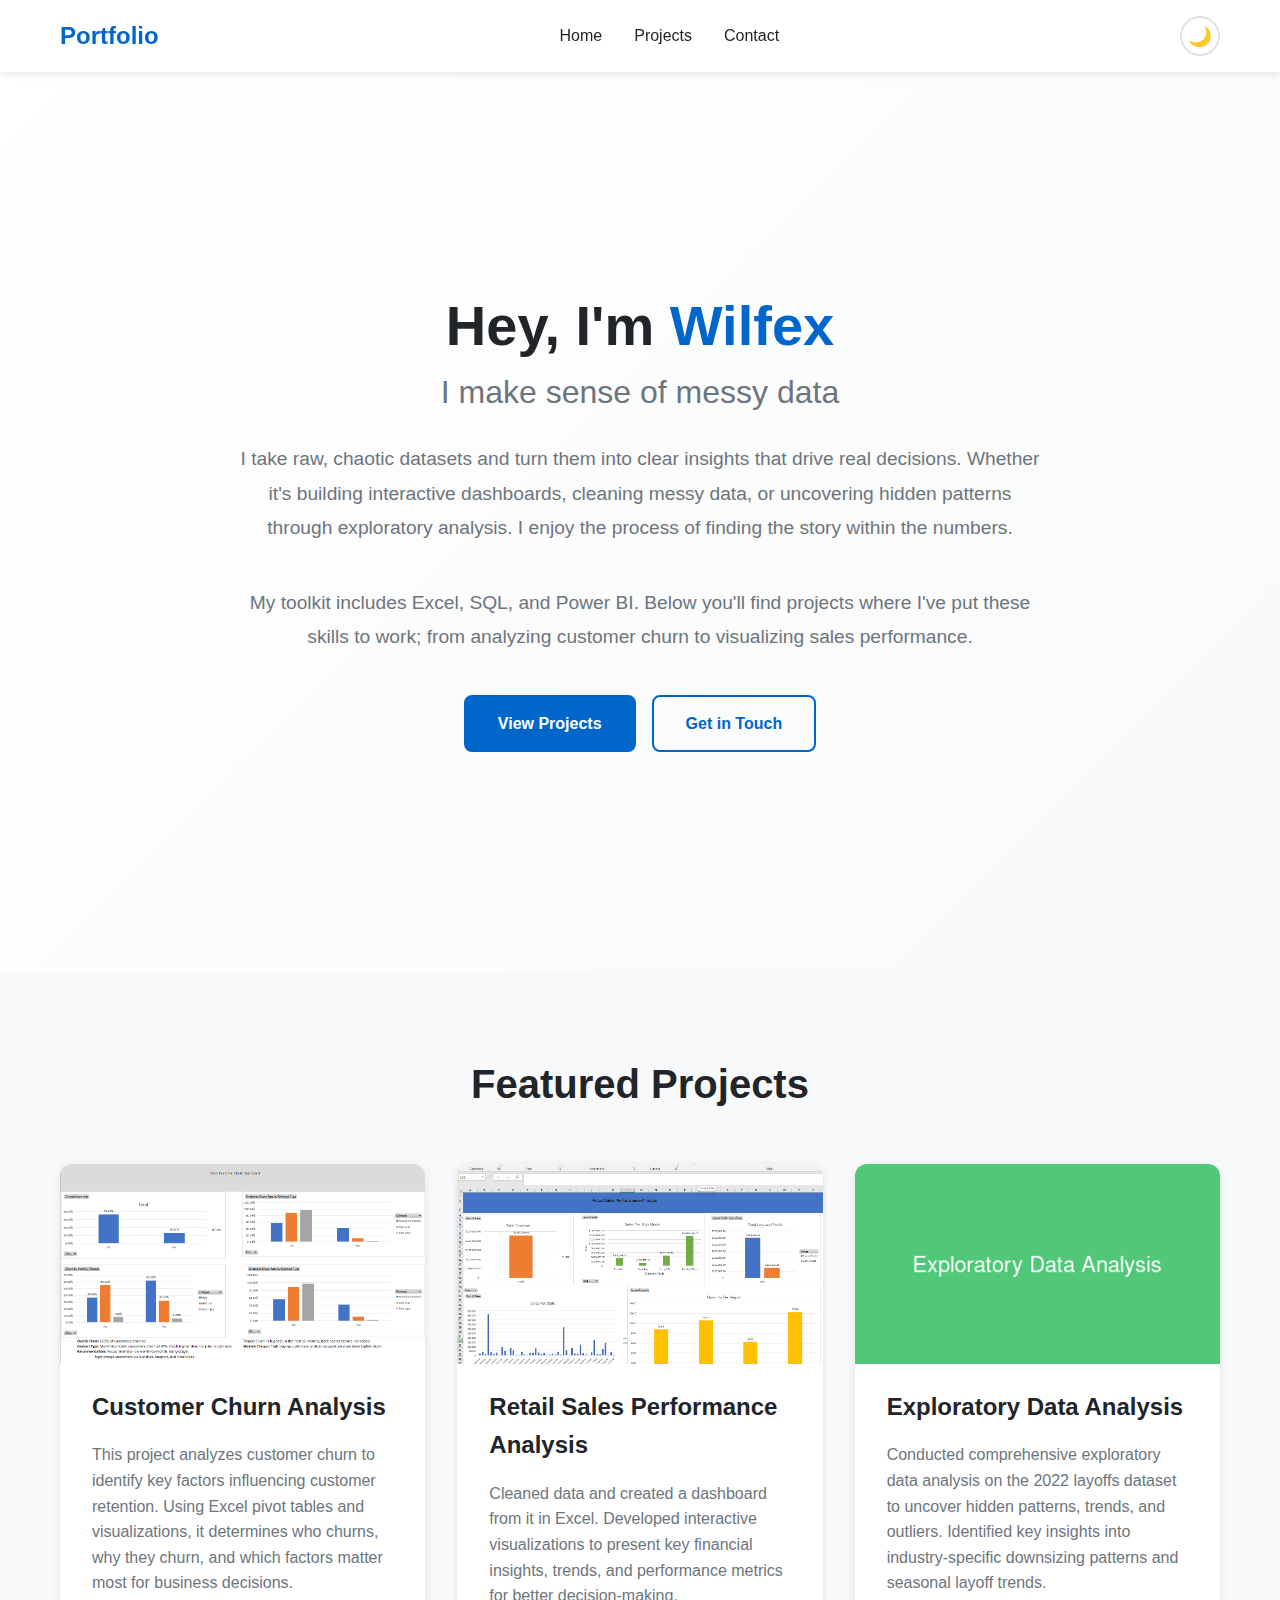
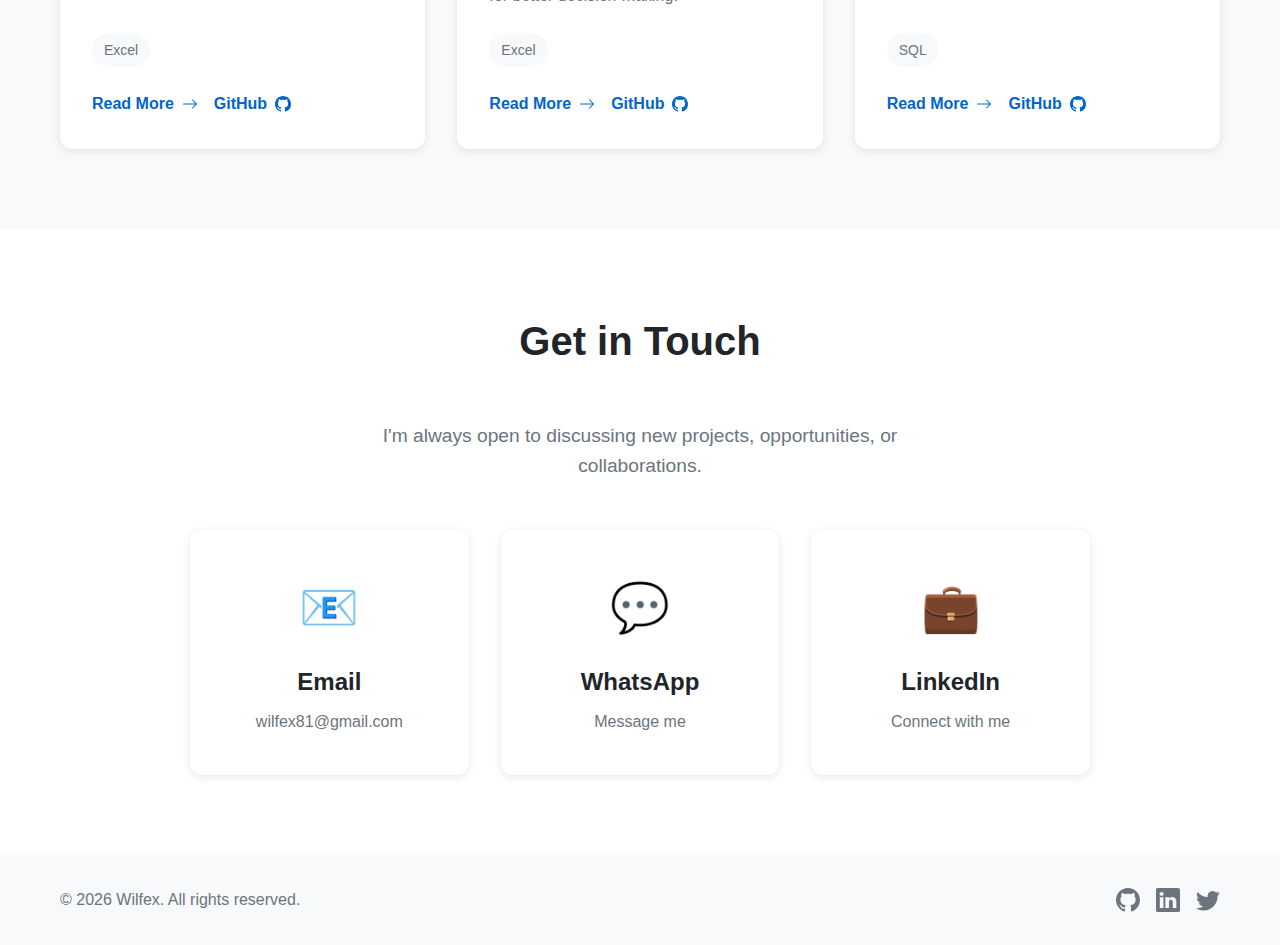
<file: index.html>
<!DOCTYPE html>
<html lang="en">
<head>
    <meta charset="UTF-8">
    <meta name="viewport" content="width=device-width, initial-scale=1.0">
    <meta name="description" content="Data Analyst Portfolio - Showcasing data analysis projects and skills">
    <title>Wilfex The Data Analyst Portfolio</title>
    <link rel="stylesheet" href="styles.css">
</head>
<body>
    <!-- Navigation -->
    <nav class="navbar" id="navbar">
        <div class="container">
            <div class="nav-brand">Portfolio</div>
            <ul class="nav-menu">
                <li><a href="#hero" class="nav-link">Home</a></li>
                <li><a href="#projects" class="nav-link">Projects</a></li>
                <li><a href="#contact" class="nav-link">Contact</a></li>
            </ul>
            <button class="theme-toggle" id="themeToggle" aria-label="Toggle dark mode">
                <span class="theme-icon">🌙</span>
            </button>
        </div>
    </nav>

    <!-- Hero Section -->
    <section id="hero" class="hero">
        <div class="container">
            <div class="hero-content">
                <h1 class="hero-title">Hey, I'm <span class="highlight">Wilfex</span></h1>
                <p class="hero-tagline">I make sense of messy data</p>
                <div class="hero-divider"></div>
                <p class="hero-intro">
                    I take raw, chaotic datasets and turn them into clear insights that drive real decisions. 
                    Whether it's building interactive dashboards, cleaning messy data, or uncovering hidden 
                    patterns through exploratory analysis. I enjoy the process of finding the story within 
                    the numbers.
                </p>
                <p class="hero-intro">
                    My toolkit includes Excel, SQL, and Power BI. Below you'll find projects where I've 
                    put these skills to work; from analyzing customer churn to visualizing sales performance.
                </p>
                <div class="hero-buttons">
                    <a href="#projects" class="btn btn-primary">View Projects</a>
                    <a href="#contact" class="btn btn-secondary">Get in Touch</a>
                </div>
            </div>
        </div>
    </section>

    <!-- Projects Section -->
    <section id="projects" class="projects">
        <div class="container">
            <h2 class="section-title">Featured Projects</h2>
            <div class="projects-grid">
                <!-- Project Card 1 -->
                <div class="project-card">
                    <div class="project-image">
                        <img src="images/churn_rate.png" alt="Customer Churn Analysis Project">
                    </div>
                    <h3 class="project-title">Customer Churn Analysis</h3>
                    <p class="project-description">
                        This project analyzes customer churn to identify key factors influencing customer retention.
                        Using Excel pivot tables and visualizations,
                        it determines who churns, why they churn, and which factors matter most for business decisions.
                    </p>
                    <div class="project-tools">
                        <span class="tool-tag">Excel</span>
                    </div>
                    <div class="project-links">
                        <a href="projects/customer-churn-analysis.html" class="project-link">
                            <span>Read More</span>
                            <svg width="16" height="16" fill="currentColor" viewBox="0 0 16 16">
                                <path fill-rule="evenodd" d="M1 8a.5.5 0 0 1 .5-.5h11.793l-3.147-3.146a.5.5 0 0 1 .708-.708l4 4a.5.5 0 0 1 0 .708l-4 4a.5.5 0 0 1-.708-.708L13.293 8.5H1.5A.5.5 0 0 1 1 8z"/>
                            </svg>
                        </a>
                        <a href="https://github.com/wilfex81/Telco-Customer-Churn/tree/main/Data" class="project-link" target="_blank" rel="noopener noreferrer">
                            <span>GitHub</span>
                            <svg width="16" height="16" fill="currentColor" viewBox="0 0 16 16">
                                <path d="M8 0C3.58 0 0 3.58 0 8c0 3.54 2.29 6.53 5.47 7.59.4.07.55-.17.55-.38 0-.19-.01-.82-.01-1.49-2.01.37-2.53-.49-2.69-.94-.09-.23-.48-.94-.82-1.13-.28-.15-.68-.52-.01-.53.63-.01 1.08.58 1.23.82.72 1.21 1.87.87 2.33.66.07-.52.28-.87.51-1.07-1.78-.2-3.64-.89-3.64-3.95 0-.87.31-1.59.82-2.15-.08-.2-.36-1.02.08-2.12 0 0 .67-.21 2.2.82.64-.18 1.32-.27 2-.27.68 0 1.36.09 2 .27 1.53-1.04 2.2-.82 2.2-.82.44 1.1.16 1.92.08 2.12.51.56.82 1.27.82 2.15 0 3.07-1.87 3.75-3.65 3.95.29.25.54.73.54 1.48 0 1.07-.01 1.93-.01 2.2 0 .21.15.46.55.38A8.012 8.012 0 0 0 16 8c0-4.42-3.58-8-8-8z"/>
                            </svg>
                        </a>
                    </div>
                </div>

                <!-- Project Card 2 -->
                <div class="project-card">
                    <div class="project-image">
                        <!-- Example: Using local image from images folder -->
                        <img src="images/Dashboard.png" alt="Financial Forecasting Project">
                    </div>
                    <h3 class="project-title">Retail Sales Performance Analysis</h3>
                    <p class="project-description">
                        Cleaned data and created a dashboard from it in Excel. Developed interactive visualizations 
                        to present key financial insights, trends, and performance metrics for better decision-making.
                    </p>
                    <div class="project-tools">
                        <span class="tool-tag">Excel</span>
                    </div>
                    <div class="project-links">
                        <a href="projects/retail-sales-analysis.html" class="project-link">
                            <span>Read More</span>
                            <svg width="16" height="16" fill="currentColor" viewBox="0 0 16 16">
                                <path fill-rule="evenodd" d="M1 8a.5.5 0 0 1 .5-.5h11.793l-3.147-3.146a.5.5 0 0 1 .708-.708l4 4a.5.5 0 0 1 0 .708l-4 4a.5.5 0 0 1-.708-.708L13.293 8.5H1.5A.5.5 0 0 1 1 8z"/>
                            </svg>
                        </a>
                        <a href="https://github.com/wilfex81/Sales-Revenue-Analysis?tab=readme-ov-file#dashboard" class="project-link" target="_blank" rel="noopener noreferrer">
                            <span>GitHub</span>
                            <svg width="16" height="16" fill="currentColor" viewBox="0 0 16 16">
                                <path d="M8 0C3.58 0 0 3.58 0 8c0 3.54 2.29 6.53 5.47 7.59.4.07.55-.17.55-.38 0-.19-.01-.82-.01-1.49-2.01.37-2.53-.49-2.69-.94-.09-.23-.48-.94-.82-1.13-.28-.15-.68-.52-.01-.53.63-.01 1.08.58 1.23.82.72 1.21 1.87.87 2.33.66.07-.52.28-.87.51-1.07-1.78-.2-3.64-.89-3.64-3.95 0-.87.31-1.59.82-2.15-.08-.2-.36-1.02.08-2.12 0 0 .67-.21 2.2.82.64-.18 1.32-.27 2-.27.68 0 1.36.09 2 .27 1.53-1.04 2.2-.82 2.2-.82.44 1.1.16 1.92.08 2.12.51.56.82 1.27.82 2.15 0 3.07-1.87 3.75-3.65 3.95.29.25.54.73.54 1.48 0 1.07-.01 1.93-.01 2.2 0 .21.15.46.55.38A8.012 8.012 0 0 0 16 8c0-4.42-3.58-8-8-8z"/>
                            </svg>
                        </a>
                    </div>
                </div>

                <!-- Project Card 3 -->
                <div class="project-card">
                    <div class="project-image">
                        <img src="images/eda.jpg" alt="Exploratory Data Analysis Project">
                    </div>
                    <h3 class="project-title">Exploratory Data Analysis</h3>
                    <p class="project-description">
                        Conducted comprehensive exploratory data analysis on the 2022 layoffs dataset 
                        to uncover hidden patterns, trends, and outliers. Identified key insights into 
                        industry-specific downsizing patterns and seasonal layoff trends.
                    </p>
                    <div class="project-tools">
                        <span class="tool-tag">SQL</span>
                    </div>
                    <div class="project-links">
                        <a href="projects/exploratory-data-analysis.html" class="project-link">
                            <span>Read More</span>
                            <svg width="16" height="16" fill="currentColor" viewBox="0 0 16 16">
                                <path fill-rule="evenodd" d="M1 8a.5.5 0 0 1 .5-.5h11.793l-3.147-3.146a.5.5 0 0 1 .708-.708l4 4a.5.5 0 0 1 0 .708l-4 4a.5.5 0 0 1-.708-.708L13.293 8.5H1.5A.5.5 0 0 1 1 8z"/>
                            </svg>
                        </a>
                        <a href="https://github.com/wilfex81/SQL_DATA_CLEANING_FIRST_EXERCISE/blob/main/Exploratory%20Data%20Analysis.sql" class="project-link" target="_blank" rel="noopener noreferrer">
                            <span>GitHub</span>
                            <svg width="16" height="16" fill="currentColor" viewBox="0 0 16 16">
                                <path d="M8 0C3.58 0 0 3.58 0 8c0 3.54 2.29 6.53 5.47 7.59.4.07.55-.17.55-.38 0-.19-.01-.82-.01-1.49-2.01.37-2.53-.49-2.69-.94-.09-.23-.48-.94-.82-1.13-.28-.15-.68-.52-.01-.53.63-.01 1.08.58 1.23.82.72 1.21 1.87.87 2.33.66.07-.52.28-.87.51-1.07-1.78-.2-3.64-.89-3.64-3.95 0-.87.31-1.59.82-2.15-.08-.2-.36-1.02.08-2.12 0 0 .67-.21 2.2.82.64-.18 1.32-.27 2-.27.68 0 1.36.09 2 .27 1.53-1.04 2.2-.82 2.2-.82.44 1.1.16 1.92.08 2.12.51.56.82 1.27.82 2.15 0 3.07-1.87 3.75-3.65 3.95.29.25.54.73.54 1.48 0 1.07-.01 1.93-.01 2.2 0 .21.15.46.55.38A8.012 8.012 0 0 0 16 8c0-4.42-3.58-8-8-8z"/>
                            </svg>
                        </a>
                    </div>
                </div>
            </div>
        </div>
    </section>

    <!-- Contact Section -->
    <section id="contact" class="contact">
        <div class="container">
            <h2 class="section-title">Get in Touch</h2>
            <p class="contact-intro">
                I'm always open to discussing new projects, opportunities, or collaborations.
            </p>
            <div class="contact-methods">
                <a href="mailto:wilfex81@gmail.com" class="contact-card">
                    <div class="contact-icon">📧</div>
                    <h3>Email</h3>
                    <p>wilfex81@gmail.com</p>
                </a>
                <a href="https://wa.me/+254721858115" class="contact-card" target="_blank" rel="noopener noreferrer">
                    <div class="contact-icon">💬</div>
                    <h3>WhatsApp</h3>
                    <p>Message me</p>
                </a>
                <a href="https://linkedin.com/in/wilfex81" class="contact-card" target="_blank" rel="noopener noreferrer">
                    <div class="contact-icon">💼</div>
                    <h3>LinkedIn</h3>
                    <p>Connect with me</p>
                </a>
            </div>
        </div>
    </section>

    <!-- Footer -->
    <footer class="footer">
        <div class="container">
            <div class="footer-content">
                <p>&copy; 2026 Wilfex. All rights reserved.</p>
                <div class="social-links">
                    <a href="https://github.com/wilfex81" class="social-link" target="_blank" rel="noopener noreferrer" aria-label="GitHub">
                        <svg width="24" height="24" fill="currentColor" viewBox="0 0 16 16">
                            <path d="M8 0C3.58 0 0 3.58 0 8c0 3.54 2.29 6.53 5.47 7.59.4.07.55-.17.55-.38 0-.19-.01-.82-.01-1.49-2.01.37-2.53-.49-2.69-.94-.09-.23-.48-.94-.82-1.13-.28-.15-.68-.52-.01-.53.63-.01 1.08.58 1.23.82.72 1.21 1.87.87 2.33.66.07-.52.28-.87.51-1.07-1.78-.2-3.64-.89-3.64-3.95 0-.87.31-1.59.82-2.15-.08-.2-.36-1.02.08-2.12 0 0 .67-.21 2.2.82.64-.18 1.32-.27 2-.27.68 0 1.36.09 2 .27 1.53-1.04 2.2-.82 2.2-.82.44 1.1.16 1.92.08 2.12.51.56.82 1.27.82 2.15 0 3.07-1.87 3.75-3.65 3.95.29.25.54.73.54 1.48 0 1.07-.01 1.93-.01 2.2 0 .21.15.46.55.38A8.012 8.012 0 0 0 16 8c0-4.42-3.58-8-8-8z"/>
                        </svg>
                    </a>
                    <a href="https://linkedin.com/in/wilfex81" class="social-link" target="_blank" rel="noopener noreferrer" aria-label="LinkedIn">
                        <svg width="24" height="24" fill="currentColor" viewBox="0 0 16 16">
                            <path d="M0 1.146C0 .513.526 0 1.175 0h13.65C15.474 0 16 .513 16 1.146v13.708c0 .633-.526 1.146-1.175 1.146H1.175C.526 16 0 15.487 0 14.854V1.146zm4.943 12.248V6.169H2.542v7.225h2.401zm-1.2-8.212c.837 0 1.358-.554 1.358-1.248-.015-.709-.52-1.248-1.342-1.248-.822 0-1.359.54-1.359 1.248 0 .694.521 1.248 1.327 1.248h.016zm4.908 8.212V9.359c0-.216.016-.432.08-.586.173-.431.568-.878 1.232-.878.869 0 1.216.662 1.216 1.634v3.865h2.401V9.25c0-2.22-1.184-3.252-2.764-3.252-1.274 0-1.845.7-2.165 1.193v.025h-.016a5.54 5.54 0 0 1 .016-.025V6.169h-2.4c.03.678 0 7.225 0 7.225h2.4z"/>
                        </svg>
                    </a>
                    <a href="https://twitter.com/wilfex81" class="social-link" target="_blank" rel="noopener noreferrer" aria-label="Twitter">
                        <svg width="24" height="24" fill="currentColor" viewBox="0 0 16 16">
                            <path d="M5.026 15c6.038 0 9.341-5.003 9.341-9.334 0-.14 0-.282-.006-.422A6.685 6.685 0 0 0 16 3.542a6.658 6.658 0 0 1-1.889.518 3.301 3.301 0 0 0 1.447-1.817 6.533 6.533 0 0 1-2.087.793A3.286 3.286 0 0 0 7.875 6.03a9.325 9.325 0 0 1-6.767-3.429 3.289 3.289 0 0 0 1.018 4.382A3.323 3.323 0 0 1 .64 6.575v.045a3.288 3.288 0 0 0 2.632 3.218 3.203 3.203 0 0 1-.865.115 3.23 3.23 0 0 1-.614-.057 3.283 3.283 0 0 0 3.067 2.277A6.588 6.588 0 0 1 .78 13.58a6.32 6.32 0 0 1-.78-.045A9.344 9.344 0 0 0 5.026 15z"/>
                        </svg>
                    </a>
                </div>
            </div>
        </div>
    </footer>

    <script src="script.js"></script>
</body>
</html>
</file>
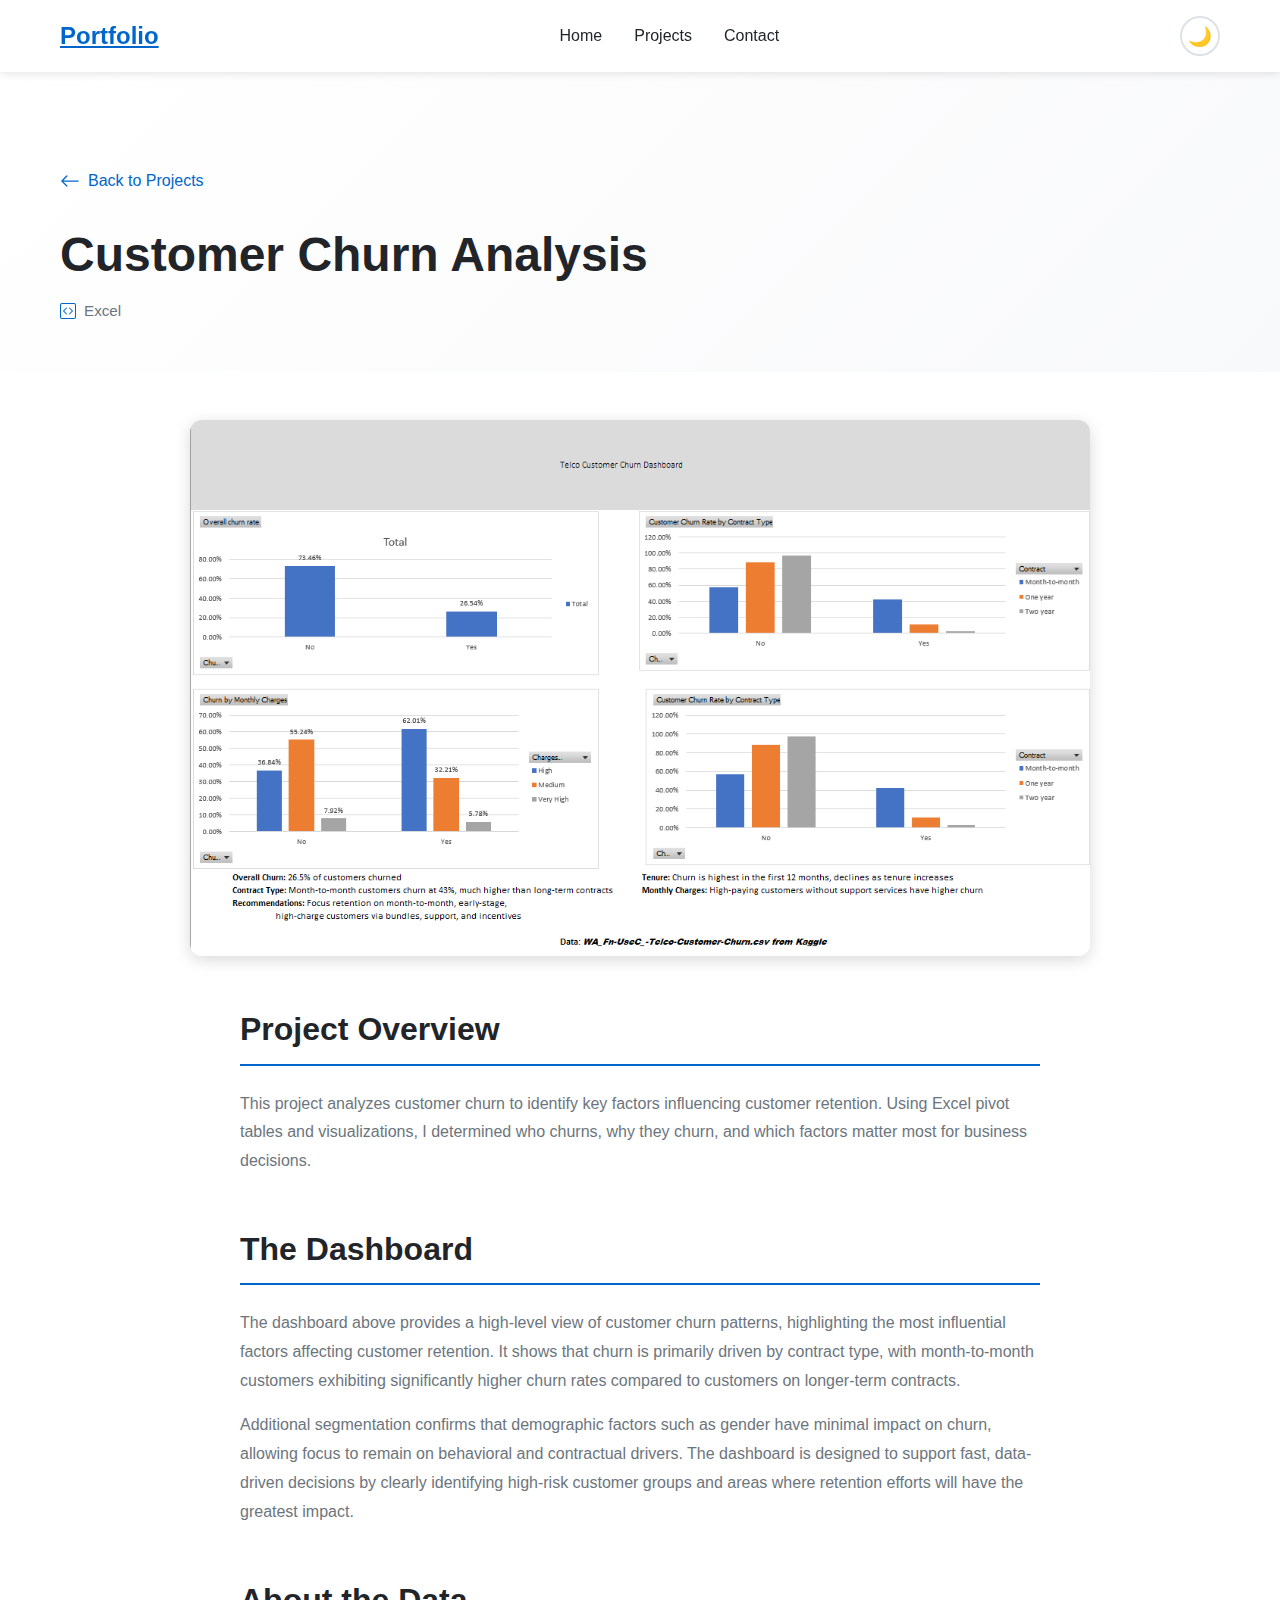
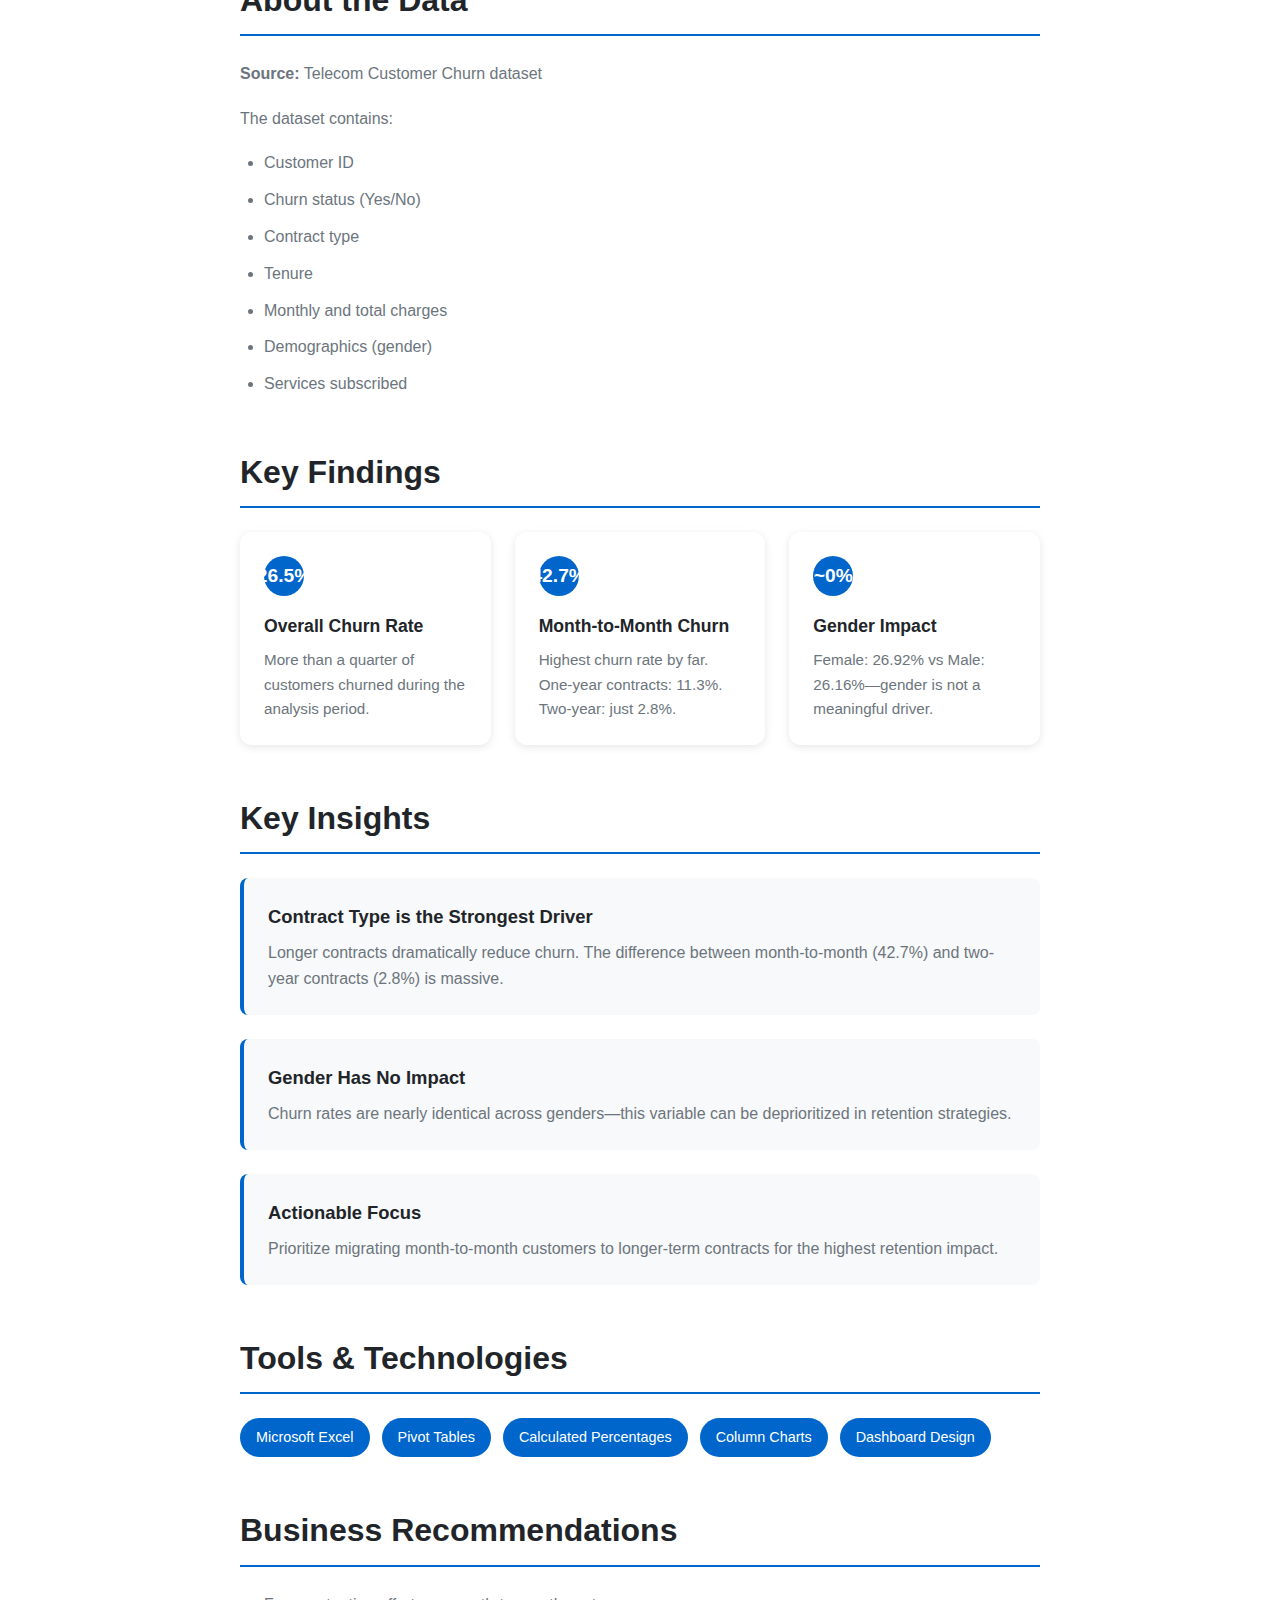
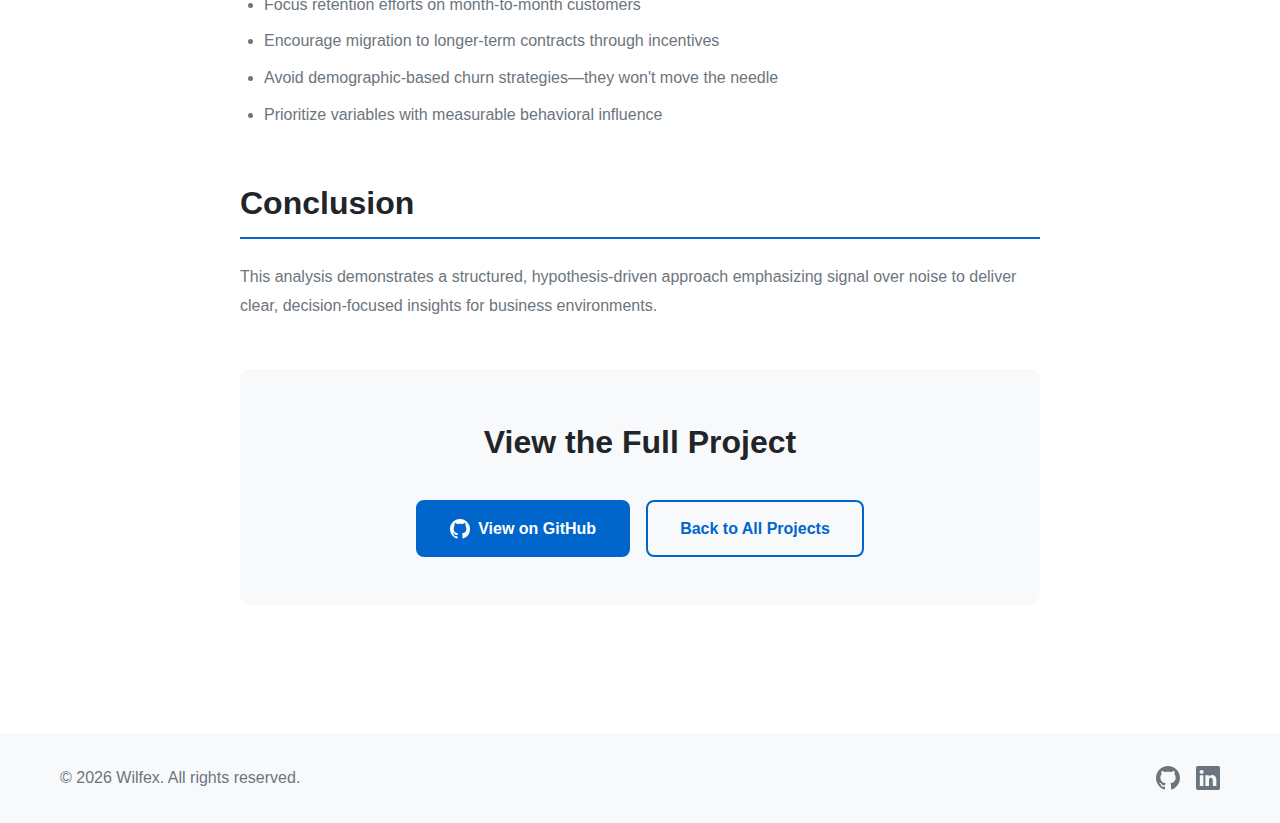
<file: projects/customer-churn-analysis.html>
<!DOCTYPE html>
<html lang="en">
<head>
    <meta charset="UTF-8">
    <meta name="viewport" content="width=device-width, initial-scale=1.0">
    <meta name="description" content="Customer Churn Analysis - A detailed look at analyzing customer retention using Excel">
    <title>Customer Churn Analysis | Wilfex Portfolio</title>
    <link rel="stylesheet" href="../styles.css">
</head>
<body>
    <!-- Navigation -->
    <nav class="navbar" id="navbar">
        <div class="container">
            <a href="../index.html" class="nav-brand">Portfolio</a>
            <ul class="nav-menu">
                <li><a href="../index.html" class="nav-link">Home</a></li>
                <li><a href="../index.html#projects" class="nav-link">Projects</a></li>
                <li><a href="../index.html#contact" class="nav-link">Contact</a></li>
            </ul>
            <button class="theme-toggle" id="themeToggle" aria-label="Toggle dark mode">
                <span class="theme-icon">🌙</span>
            </button>
        </div>
    </nav>

    <!-- Project Hero -->
    <section class="project-hero">
        <div class="container">
            <a href="../index.html#projects" class="back-link">
                <svg width="20" height="20" fill="currentColor" viewBox="0 0 16 16">
                    <path fill-rule="evenodd" d="M15 8a.5.5 0 0 0-.5-.5H2.707l3.147-3.146a.5.5 0 1 0-.708-.708l-4 4a.5.5 0 0 0 0 .708l4 4a.5.5 0 0 0 .708-.708L2.707 8.5H14.5A.5.5 0 0 0 15 8z"/>
                </svg>
                Back to Projects
            </a>
            <h1 class="project-hero-title">Customer Churn Analysis</h1>
            <div class="project-meta">
                <span class="project-meta-item">
                    <svg width="16" height="16" fill="currentColor" viewBox="0 0 16 16">
                        <path d="M14 1a1 1 0 0 1 1 1v12a1 1 0 0 1-1 1H2a1 1 0 0 1-1-1V2a1 1 0 0 1 1-1h12zM2 0a2 2 0 0 0-2 2v12a2 2 0 0 0 2 2h12a2 2 0 0 0 2-2V2a2 2 0 0 0-2-2H2z"/>
                        <path d="M6.854 4.646a.5.5 0 0 1 0 .708L4.207 8l2.647 2.646a.5.5 0 0 1-.708.708l-3-3a.5.5 0 0 1 0-.708l3-3a.5.5 0 0 1 .708 0zm2.292 0a.5.5 0 0 0 0 .708L11.793 8l-2.647 2.646a.5.5 0 0 0 .708.708l3-3a.5.5 0 0 0 0-.708l-3-3a.5.5 0 0 0-.708 0z"/>
                    </svg>
                    Excel
                </span>
                <!-- Add more meta items like date if needed -->
            </div>
        </div>
    </section>

    <!-- Project Content -->
    <article class="project-content">
        <div class="container">
            <!-- Featured Image -->
            <div class="project-featured-image">
                <img src="../images/churn_rate.png" alt="Customer Churn Analysis Dashboard">
            </div>

            <!-- Overview Section -->
            <section class="content-section">
                <h2>Project Overview</h2>
                <p>
                    This project analyzes customer churn to identify key factors influencing customer retention.
                    Using Excel pivot tables and visualizations, I determined who churns, why they churn, 
                    and which factors matter most for business decisions.
                </p>
            </section>

            <!-- Dashboard Section -->
            <section class="content-section">
                <h2>The Dashboard</h2>
                <p>
                    The  dashboard above provides a high-level view of customer churn patterns, highlighting the most 
                    influential factors affecting customer retention. It shows that churn is primarily driven by 
                    contract type, with month-to-month customers exhibiting significantly higher churn rates 
                    compared to customers on longer-term contracts.
                </p>
                <p>
                    Additional segmentation confirms that demographic factors such as gender have minimal impact 
                    on churn, allowing focus to remain on behavioral and contractual drivers. The dashboard is 
                    designed to support fast, data-driven decisions by clearly identifying high-risk customer 
                    groups and areas where retention efforts will have the greatest impact.
                </p>
            </section>

            <!-- About the Data Section -->
            <section class="content-section">
                <h2>About the Data</h2>
                <p>
                    <strong>Source:</strong> Telecom Customer Churn dataset
                </p>
                <p>The dataset contains:</p>
                <ul class="content-list">
                    <li>Customer ID</li>
                    <li>Churn status (Yes/No)</li>
                    <li>Contract type</li>
                    <li>Tenure</li>
                    <li>Monthly and total charges</li>
                    <li>Demographics (gender)</li>
                    <li>Services subscribed</li>
                </ul>
            </section>

            <!-- Key Findings Section -->
            <section class="content-section">
                <h2>Key Findings</h2>
                <div class="findings-grid">
                    <div class="finding-card">
                        <div class="finding-number">26.5%</div>
                        <h4>Overall Churn Rate</h4>
                        <p>More than a quarter of customers churned during the analysis period.</p>
                    </div>
                    <div class="finding-card">
                        <div class="finding-number">42.7%</div>
                        <h4>Month-to-Month Churn</h4>
                        <p>Highest churn rate by far. One-year contracts: 11.3%. Two-year: just 2.8%.</p>
                    </div>
                    <div class="finding-card">
                        <div class="finding-number">~0%</div>
                        <h4>Gender Impact</h4>
                        <p>Female: 26.92% vs Male: 26.16%—gender is not a meaningful driver.</p>
                    </div>
                </div>
            </section>

            <!-- Key Insights Section -->
            <section class="content-section">
                <h2>Key Insights</h2>
                <div class="features-list">
                    <div class="feature-item">
                        <h4>Contract Type is the Strongest Driver</h4>
                        <p>Longer contracts dramatically reduce churn. The difference between month-to-month (42.7%) and two-year contracts (2.8%) is massive.</p>
                    </div>
                    <div class="feature-item">
                        <h4>Gender Has No Impact</h4>
                        <p>Churn rates are nearly identical across genders—this variable can be deprioritized in retention strategies.</p>
                    </div>
                    <div class="feature-item">
                        <h4>Actionable Focus</h4>
                        <p>Prioritize migrating month-to-month customers to longer-term contracts for the highest retention impact.</p>
                    </div>
                </div>
            </section>

            <!-- Tools & Technologies Section -->
            <section class="content-section">
                <h2>Tools & Technologies</h2>
                <div class="tools-used">
                    <span class="tool-badge">Microsoft Excel</span>
                    <span class="tool-badge">Pivot Tables</span>
                    <span class="tool-badge">Calculated Percentages</span>
                    <span class="tool-badge">Column Charts</span>
                    <span class="tool-badge">Dashboard Design</span>
                </div>
            </section>

            <!-- Recommendations Section -->
            <section class="content-section">
                <h2>Business Recommendations</h2>
                <ul class="content-list">
                    <li>Focus retention efforts on month-to-month customers</li>
                    <li>Encourage migration to longer-term contracts through incentives</li>
                    <li>Avoid demographic-based churn strategies—they won't move the needle</li>
                    <li>Prioritize variables with measurable behavioral influence</li>
                </ul>
            </section>

            <!-- Conclusion Section -->
            <section class="content-section">
                <h2>Conclusion</h2>
                <p>
                    This analysis demonstrates a structured, hypothesis-driven approach emphasizing signal 
                    over noise to deliver clear, decision-focused insights for business environments.
                </p>
            </section>

            <!-- Project Links -->
            <section class="content-section project-cta">
                <h2>View the Full Project</h2>
                <div class="cta-buttons">
                    <a href="https://github.com/wilfex81/Telco-Customer-Churn/tree/main" class="btn btn-primary" target="_blank" rel="noopener noreferrer">
                        <svg width="20" height="20" fill="currentColor" viewBox="0 0 16 16">
                            <path d="M8 0C3.58 0 0 3.58 0 8c0 3.54 2.29 6.53 5.47 7.59.4.07.55-.17.55-.38 0-.19-.01-.82-.01-1.49-2.01.37-2.53-.49-2.69-.94-.09-.23-.48-.94-.82-1.13-.28-.15-.68-.52-.01-.53.63-.01 1.08.58 1.23.82.72 1.21 1.87.87 2.33.66.07-.52.28-.87.51-1.07-1.78-.2-3.64-.89-3.64-3.95 0-.87.31-1.59.82-2.15-.08-.2-.36-1.02.08-2.12 0 0 .67-.21 2.2.82.64-.18 1.32-.27 2-.27.68 0 1.36.09 2 .27 1.53-1.04 2.2-.82 2.2-.82.44 1.1.16 1.92.08 2.12.51.56.82 1.27.82 2.15 0 3.07-1.87 3.75-3.65 3.95.29.25.54.73.54 1.48 0 1.07-.01 1.93-.01 2.2 0 .21.15.46.55.38A8.012 8.012 0 0 0 16 8c0-4.42-3.58-8-8-8z"/>
                        </svg>
                        View on GitHub
                    </a>
                    <a href="../index.html#projects" class="btn btn-secondary">
                        Back to All Projects
                    </a>
                </div>
            </section>
        </div>
    </article>

    <!-- Footer -->
    <footer class="footer">
        <div class="container">
            <div class="footer-content">
                <p>&copy; 2026 Wilfex. All rights reserved.</p>
                <div class="social-links">
                    <a href="https://github.com/wilfex81" class="social-link" target="_blank" rel="noopener noreferrer" aria-label="GitHub">
                        <svg width="24" height="24" fill="currentColor" viewBox="0 0 16 16">
                            <path d="M8 0C3.58 0 0 3.58 0 8c0 3.54 2.29 6.53 5.47 7.59.4.07.55-.17.55-.38 0-.19-.01-.82-.01-1.49-2.01.37-2.53-.49-2.69-.94-.09-.23-.48-.94-.82-1.13-.28-.15-.68-.52-.01-.53.63-.01 1.08.58 1.23.82.72 1.21 1.87.87 2.33.66.07-.52.28-.87.51-1.07-1.78-.2-3.64-.89-3.64-3.95 0-.87.31-1.59.82-2.15-.08-.2-.36-1.02.08-2.12 0 0 .67-.21 2.2.82.64-.18 1.32-.27 2-.27.68 0 1.36.09 2 .27 1.53-1.04 2.2-.82 2.2-.82.44 1.1.16 1.92.08 2.12.51.56.82 1.27.82 2.15 0 3.07-1.87 3.75-3.65 3.95.29.25.54.73.54 1.48 0 1.07-.01 1.93-.01 2.2 0 .21.15.46.55.38A8.012 8.012 0 0 0 16 8c0-4.42-3.58-8-8-8z"/>
                        </svg>
                    </a>
                    <a href="https://linkedin.com/in/wilfex81" class="social-link" target="_blank" rel="noopener noreferrer" aria-label="LinkedIn">
                        <svg width="24" height="24" fill="currentColor" viewBox="0 0 16 16">
                            <path d="M0 1.146C0 .513.526 0 1.175 0h13.65C15.474 0 16 .513 16 1.146v13.708c0 .633-.526 1.146-1.175 1.146H1.175C.526 16 0 15.487 0 14.854V1.146zm4.943 12.248V6.169H2.542v7.225h2.401zm-1.2-8.212c.837 0 1.358-.554 1.358-1.248-.015-.709-.52-1.248-1.342-1.248-.822 0-1.359.54-1.359 1.248 0 .694.521 1.248 1.327 1.248h.016zm4.908 8.212V9.359c0-.216.016-.432.08-.586.173-.431.568-.878 1.232-.878.869 0 1.216.662 1.216 1.634v3.865h2.401V9.25c0-2.22-1.184-3.252-2.764-3.252-1.274 0-1.845.7-2.165 1.193v.025h-.016a5.54 5.54 0 0 1 .016-.025V6.169h-2.4c.03.678 0 7.225 0 7.225h2.4z"/>
                        </svg>
                    </a>
                </div>
            </div>
        </div>
    </footer>

    <script src="../script.js"></script>
</body>
</html>
</file>
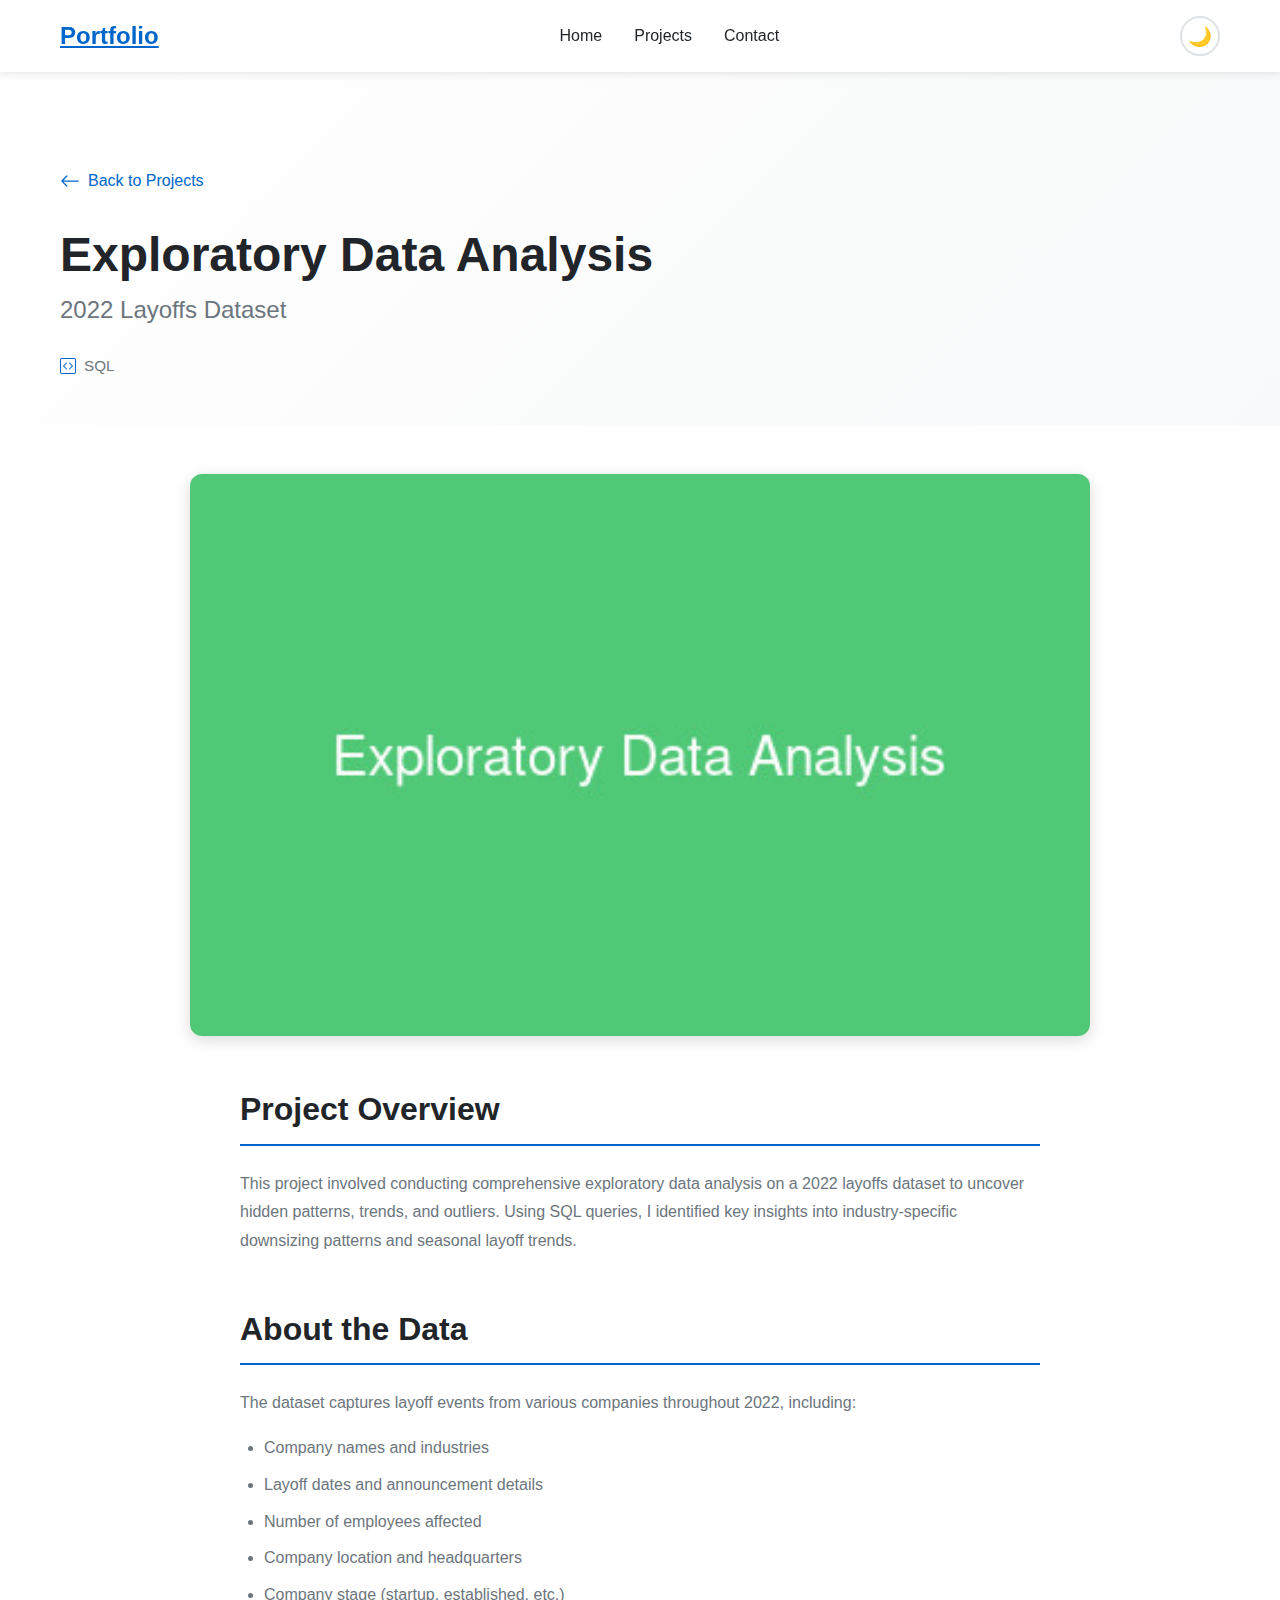
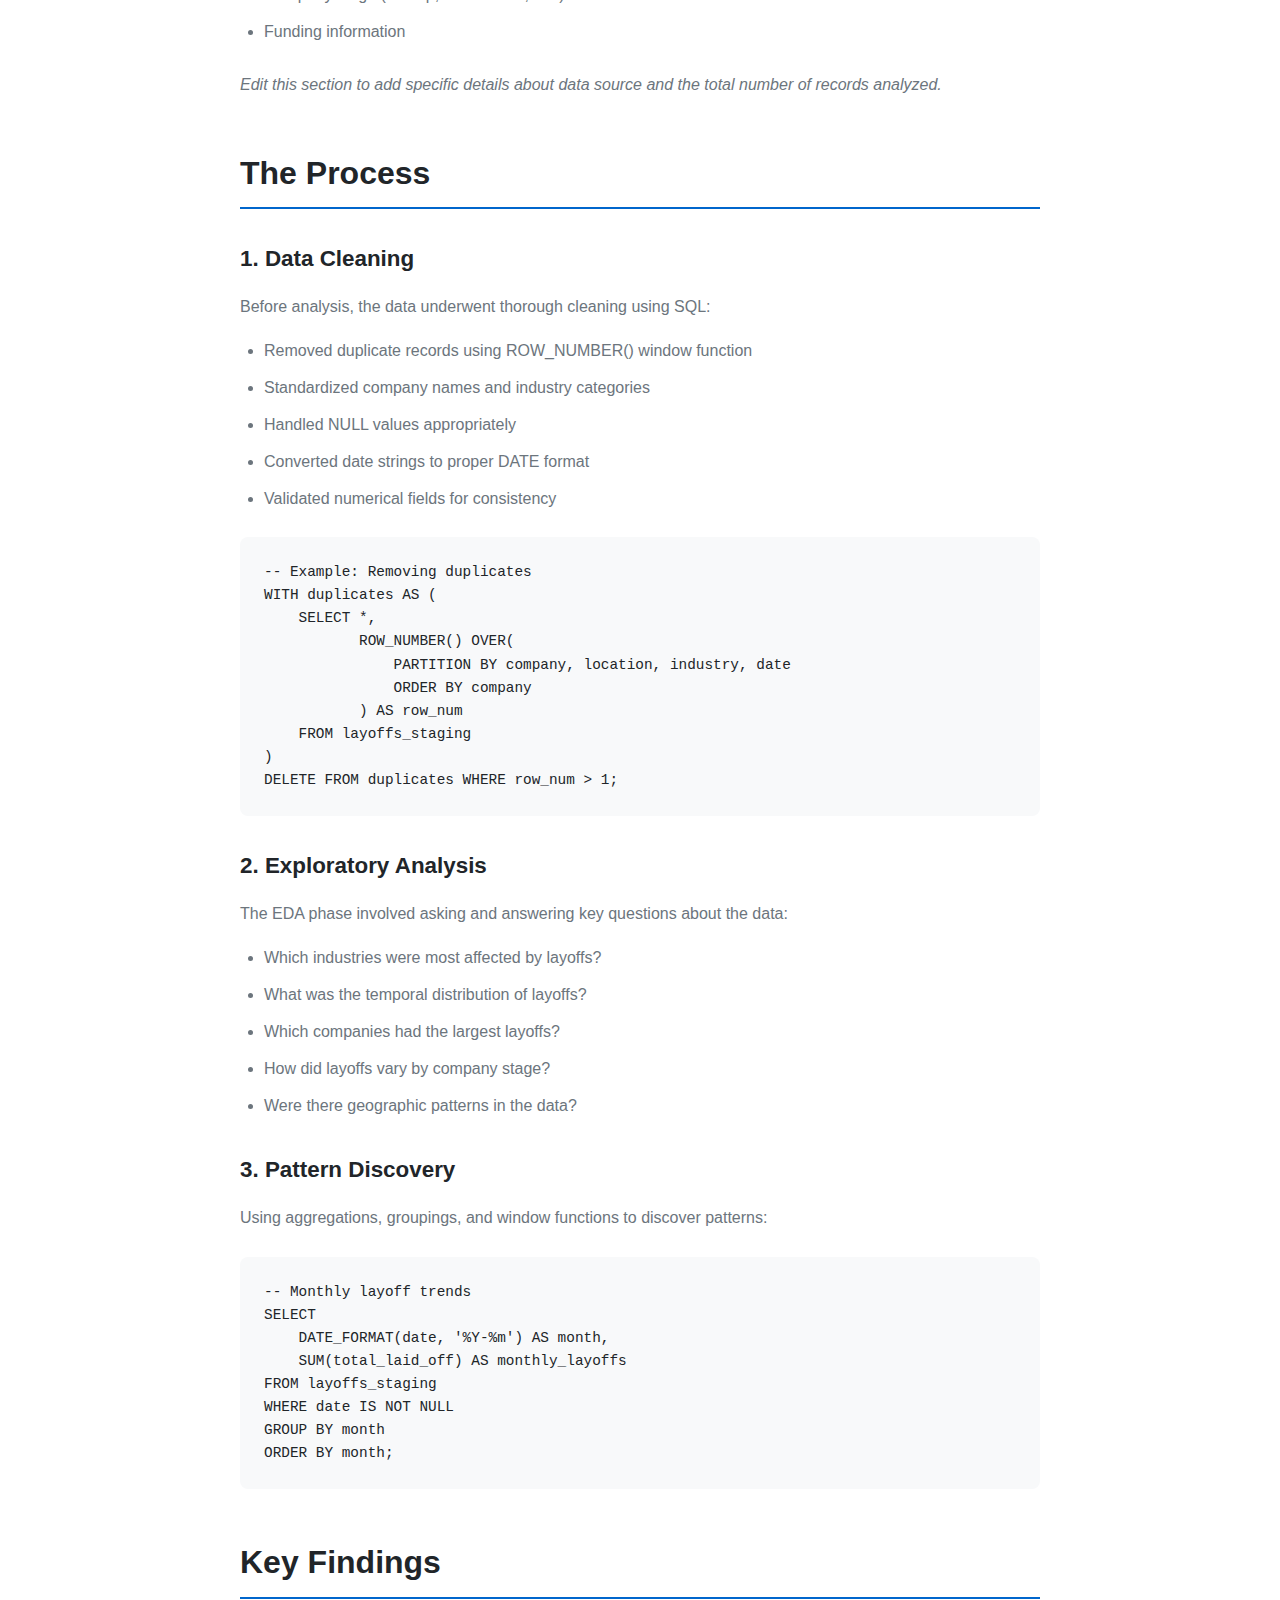
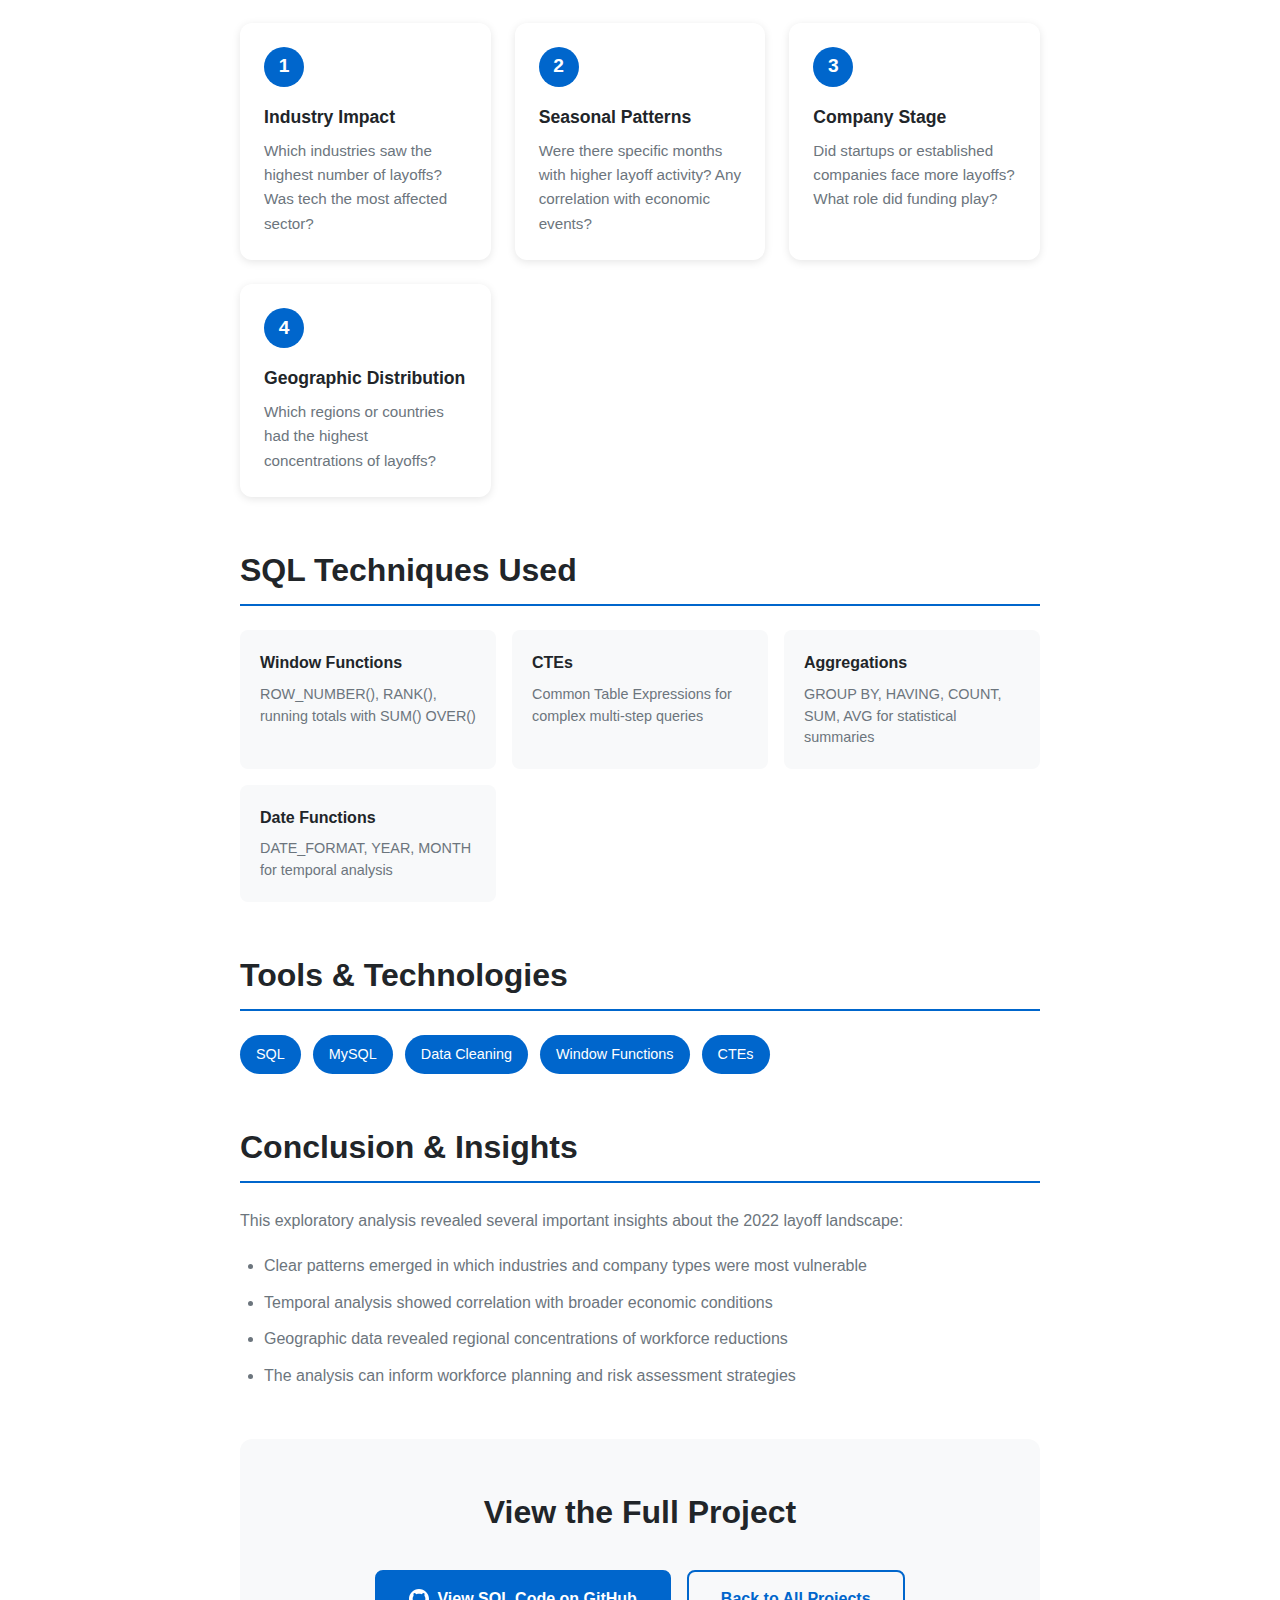
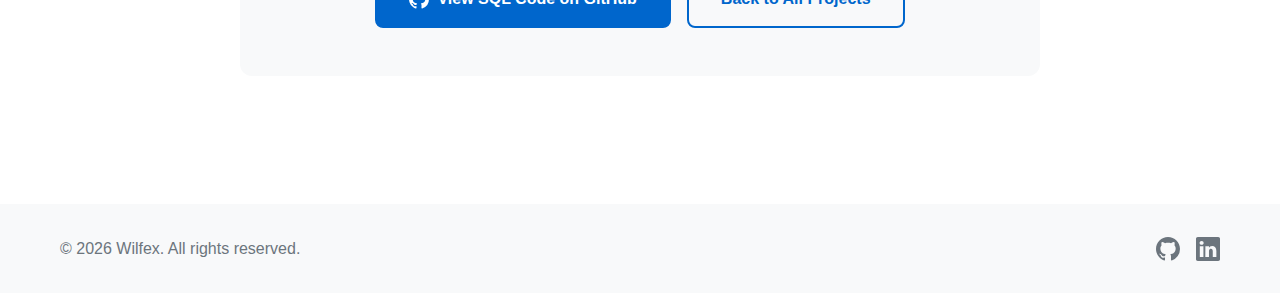
<file: projects/exploratory-data-analysis.html>
<!DOCTYPE html>
<html lang="en">
<head>
    <meta charset="UTF-8">
    <meta name="viewport" content="width=device-width, initial-scale=1.0">
    <meta name="description" content="Exploratory Data Analysis on 2022 Layoffs Dataset using SQL">
    <title>Exploratory Data Analysis | Wilfex Portfolio</title>
    <link rel="stylesheet" href="../styles.css">
</head>
<body>
    <!-- Navigation -->
    <nav class="navbar" id="navbar">
        <div class="container">
            <a href="../index.html" class="nav-brand">Portfolio</a>
            <ul class="nav-menu">
                <li><a href="../index.html" class="nav-link">Home</a></li>
                <li><a href="../index.html#projects" class="nav-link">Projects</a></li>
                <li><a href="../index.html#contact" class="nav-link">Contact</a></li>
            </ul>
            <button class="theme-toggle" id="themeToggle" aria-label="Toggle dark mode">
                <span class="theme-icon">🌙</span>
            </button>
        </div>
    </nav>

    <!-- Project Hero -->
    <section class="project-hero">
        <div class="container">
            <a href="../index.html#projects" class="back-link">
                <svg width="20" height="20" fill="currentColor" viewBox="0 0 16 16">
                    <path fill-rule="evenodd" d="M15 8a.5.5 0 0 0-.5-.5H2.707l3.147-3.146a.5.5 0 1 0-.708-.708l-4 4a.5.5 0 0 0 0 .708l4 4a.5.5 0 0 0 .708-.708L2.707 8.5H14.5A.5.5 0 0 0 15 8z"/>
                </svg>
                Back to Projects
            </a>
            <h1 class="project-hero-title">Exploratory Data Analysis</h1>
            <p class="project-hero-subtitle">2022 Layoffs Dataset</p>
            <div class="project-meta">
                <span class="project-meta-item">
                    <svg width="16" height="16" fill="currentColor" viewBox="0 0 16 16">
                        <path d="M14 1a1 1 0 0 1 1 1v12a1 1 0 0 1-1 1H2a1 1 0 0 1-1-1V2a1 1 0 0 1 1-1h12zM2 0a2 2 0 0 0-2 2v12a2 2 0 0 0 2 2h12a2 2 0 0 0 2-2V2a2 2 0 0 0-2-2H2z"/>
                        <path d="M6.854 4.646a.5.5 0 0 1 0 .708L4.207 8l2.647 2.646a.5.5 0 0 1-.708.708l-3-3a.5.5 0 0 1 0-.708l3-3a.5.5 0 0 1 .708 0zm2.292 0a.5.5 0 0 0 0 .708L11.793 8l-2.647 2.646a.5.5 0 0 0 .708.708l3-3a.5.5 0 0 0 0-.708l-3-3a.5.5 0 0 0-.708 0z"/>
                    </svg>
                    SQL
                </span>
            </div>
        </div>
    </section>

    <!-- Project Content -->
    <article class="project-content">
        <div class="container">
            <!-- Featured Image -->
            <div class="project-featured-image">
                <img src="../images/eda.jpg" alt="Exploratory Data Analysis Visualization">
            </div>

            <!-- Overview Section -->
            <section class="content-section">
                <h2>Project Overview</h2>
                <p>
                    This project involved conducting comprehensive exploratory data analysis on a 2022 layoffs 
                    dataset to uncover hidden patterns, trends, and outliers. Using SQL queries, I identified 
                    key insights into industry-specific downsizing patterns and seasonal layoff trends.
                </p>
            </section>

            <!-- About the Data Section -->
            <section class="content-section">
                <h2>About the Data</h2>
                <p>
                    The dataset captures layoff events from various companies throughout 2022, including:
                </p>
                <ul class="content-list">
                    <li>Company names and industries</li>
                    <li>Layoff dates and announcement details</li>
                    <li>Number of employees affected</li>
                    <li>Company location and headquarters</li>
                    <li>Company stage (startup, established, etc.)</li>
                    <li>Funding information</li>
                </ul>
                <p>
                    <em>Edit this section to add specific details about data source and the total number of records analyzed.</em>
                </p>
            </section>

            <!-- Process Section -->
            <section class="content-section">
                <h2>The Process</h2>
                
                <h3>1. Data Cleaning</h3>
                <p>
                    Before analysis, the data underwent thorough cleaning using SQL:
                </p>
                <ul class="content-list">
                    <li>Removed duplicate records using ROW_NUMBER() window function</li>
                    <li>Standardized company names and industry categories</li>
                    <li>Handled NULL values appropriately</li>
                    <li>Converted date strings to proper DATE format</li>
                    <li>Validated numerical fields for consistency</li>
                </ul>

                <!-- Code snippet example -->
                <div class="code-block">
                    <pre><code>-- Example: Removing duplicates
WITH duplicates AS (
    SELECT *,
           ROW_NUMBER() OVER(
               PARTITION BY company, location, industry, date
               ORDER BY company
           ) AS row_num
    FROM layoffs_staging
)
DELETE FROM duplicates WHERE row_num > 1;</code></pre>
                </div>

                <h3>2. Exploratory Analysis</h3>
                <p>
                    The EDA phase involved asking and answering key questions about the data:
                </p>
                <ul class="content-list">
                    <li>Which industries were most affected by layoffs?</li>
                    <li>What was the temporal distribution of layoffs?</li>
                    <li>Which companies had the largest layoffs?</li>
                    <li>How did layoffs vary by company stage?</li>
                    <li>Were there geographic patterns in the data?</li>
                </ul>

                <h3>3. Pattern Discovery</h3>
                <p>
                    Using aggregations, groupings, and window functions to discover patterns:
                </p>

                <div class="code-block">
                    <pre><code>-- Monthly layoff trends
SELECT 
    DATE_FORMAT(date, '%Y-%m') AS month,
    SUM(total_laid_off) AS monthly_layoffs
FROM layoffs_staging
WHERE date IS NOT NULL
GROUP BY month
ORDER BY month;</code></pre>
                </div>
            </section>

            <!-- Key Findings Section -->
            <section class="content-section">
                <h2>Key Findings</h2>
                <div class="findings-grid">
                    <div class="finding-card">
                        <div class="finding-number">1</div>
                        <h4>Industry Impact</h4>
                        <p>Which industries saw the highest number of layoffs? Was tech the most affected sector?</p>
                    </div>
                    <div class="finding-card">
                        <div class="finding-number">2</div>
                        <h4>Seasonal Patterns</h4>
                        <p>Were there specific months with higher layoff activity? Any correlation with economic events?</p>
                    </div>
                    <div class="finding-card">
                        <div class="finding-number">3</div>
                        <h4>Company Stage</h4>
                        <p>Did startups or established companies face more layoffs? What role did funding play?</p>
                    </div>
                    <div class="finding-card">
                        <div class="finding-number">4</div>
                        <h4>Geographic Distribution</h4>
                        <p>Which regions or countries had the highest concentrations of layoffs?</p>
                    </div>
                </div>
            </section>

            <!-- SQL Techniques Section -->
            <section class="content-section">
                <h2>SQL Techniques Used</h2>
                <div class="techniques-grid">
                    <div class="technique-card">
                        <h4>Window Functions</h4>
                        <p>ROW_NUMBER(), RANK(), running totals with SUM() OVER()</p>
                    </div>
                    <div class="technique-card">
                        <h4>CTEs</h4>
                        <p>Common Table Expressions for complex multi-step queries</p>
                    </div>
                    <div class="technique-card">
                        <h4>Aggregations</h4>
                        <p>GROUP BY, HAVING, COUNT, SUM, AVG for statistical summaries</p>
                    </div>
                    <div class="technique-card">
                        <h4>Date Functions</h4>
                        <p>DATE_FORMAT, YEAR, MONTH for temporal analysis</p>
                    </div>
                </div>
            </section>

            <!-- Tools & Technologies Section -->
            <section class="content-section">
                <h2>Tools & Technologies</h2>
                <div class="tools-used">
                    <span class="tool-badge">SQL</span>
                    <span class="tool-badge">MySQL</span>
                    <span class="tool-badge">Data Cleaning</span>
                    <span class="tool-badge">Window Functions</span>
                    <span class="tool-badge">CTEs</span>
                </div>
            </section>

            <!-- Conclusion Section -->
            <section class="content-section">
                <h2>Conclusion & Insights</h2>
                <p>
                    This exploratory analysis revealed several important insights about the 2022 layoff landscape:
                </p>
                <ul class="content-list">
                    <li>Clear patterns emerged in which industries and company types were most vulnerable</li>
                    <li>Temporal analysis showed correlation with broader economic conditions</li>
                    <li>Geographic data revealed regional concentrations of workforce reductions</li>
                    <li>The analysis can inform workforce planning and risk assessment strategies</li>
                </ul>
            </section>

            <!-- Project Links -->
            <section class="content-section project-cta">
                <h2>View the Full Project</h2>
                <div class="cta-buttons">
                    <a href="https://github.com/wilfex81/SQL_DATA_CLEANING_FIRST_EXERCISE/blob/main/Exploratory%20Data%20Analysis.sql" class="btn btn-primary" target="_blank" rel="noopener noreferrer">
                        <svg width="20" height="20" fill="currentColor" viewBox="0 0 16 16">
                            <path d="M8 0C3.58 0 0 3.58 0 8c0 3.54 2.29 6.53 5.47 7.59.4.07.55-.17.55-.38 0-.19-.01-.82-.01-1.49-2.01.37-2.53-.49-2.69-.94-.09-.23-.48-.94-.82-1.13-.28-.15-.68-.52-.01-.53.63-.01 1.08.58 1.23.82.72 1.21 1.87.87 2.33.66.07-.52.28-.87.51-1.07-1.78-.2-3.64-.89-3.64-3.95 0-.87.31-1.59.82-2.15-.08-.2-.36-1.02.08-2.12 0 0 .67-.21 2.2.82.64-.18 1.32-.27 2-.27.68 0 1.36.09 2 .27 1.53-1.04 2.2-.82 2.2-.82.44 1.1.16 1.92.08 2.12.51.56.82 1.27.82 2.15 0 3.07-1.87 3.75-3.65 3.95.29.25.54.73.54 1.48 0 1.07-.01 1.93-.01 2.2 0 .21.15.46.55.38A8.012 8.012 0 0 0 16 8c0-4.42-3.58-8-8-8z"/>
                        </svg>
                        View SQL Code on GitHub
                    </a>
                    <a href="../index.html#projects" class="btn btn-secondary">
                        Back to All Projects
                    </a>
                </div>
            </section>
        </div>
    </article>

    <!-- Footer -->
    <footer class="footer">
        <div class="container">
            <div class="footer-content">
                <p>&copy; 2026 Wilfex. All rights reserved.</p>
                <div class="social-links">
                    <a href="https://github.com/wilfex81" class="social-link" target="_blank" rel="noopener noreferrer" aria-label="GitHub">
                        <svg width="24" height="24" fill="currentColor" viewBox="0 0 16 16">
                            <path d="M8 0C3.58 0 0 3.58 0 8c0 3.54 2.29 6.53 5.47 7.59.4.07.55-.17.55-.38 0-.19-.01-.82-.01-1.49-2.01.37-2.53-.49-2.69-.94-.09-.23-.48-.94-.82-1.13-.28-.15-.68-.52-.01-.53.63-.01 1.08.58 1.23.82.72 1.21 1.87.87 2.33.66.07-.52.28-.87.51-1.07-1.78-.2-3.64-.89-3.64-3.95 0-.87.31-1.59.82-2.15-.08-.2-.36-1.02.08-2.12 0 0 .67-.21 2.2.82.64-.18 1.32-.27 2-.27.68 0 1.36.09 2 .27 1.53-1.04 2.2-.82 2.2-.82.44 1.1.16 1.92.08 2.12.51.56.82 1.27.82 2.15 0 3.07-1.87 3.75-3.65 3.95.29.25.54.73.54 1.48 0 1.07-.01 1.93-.01 2.2 0 .21.15.46.55.38A8.012 8.012 0 0 0 16 8c0-4.42-3.58-8-8-8z"/>
                        </svg>
                    </a>
                    <a href="https://linkedin.com/in/wilfex81" class="social-link" target="_blank" rel="noopener noreferrer" aria-label="LinkedIn">
                        <svg width="24" height="24" fill="currentColor" viewBox="0 0 16 16">
                            <path d="M0 1.146C0 .513.526 0 1.175 0h13.65C15.474 0 16 .513 16 1.146v13.708c0 .633-.526 1.146-1.175 1.146H1.175C.526 16 0 15.487 0 14.854V1.146zm4.943 12.248V6.169H2.542v7.225h2.401zm-1.2-8.212c.837 0 1.358-.554 1.358-1.248-.015-.709-.52-1.248-1.342-1.248-.822 0-1.359.54-1.359 1.248 0 .694.521 1.248 1.327 1.248h.016zm4.908 8.212V9.359c0-.216.016-.432.08-.586.173-.431.568-.878 1.232-.878.869 0 1.216.662 1.216 1.634v3.865h2.401V9.25c0-2.22-1.184-3.252-2.764-3.252-1.274 0-1.845.7-2.165 1.193v.025h-.016a5.54 5.54 0 0 1 .016-.025V6.169h-2.4c.03.678 0 7.225 0 7.225h2.4z"/>
                        </svg>
                    </a>
                </div>
            </div>
        </div>
    </footer>

    <script src="../script.js"></script>
</body>
</html>
</file>
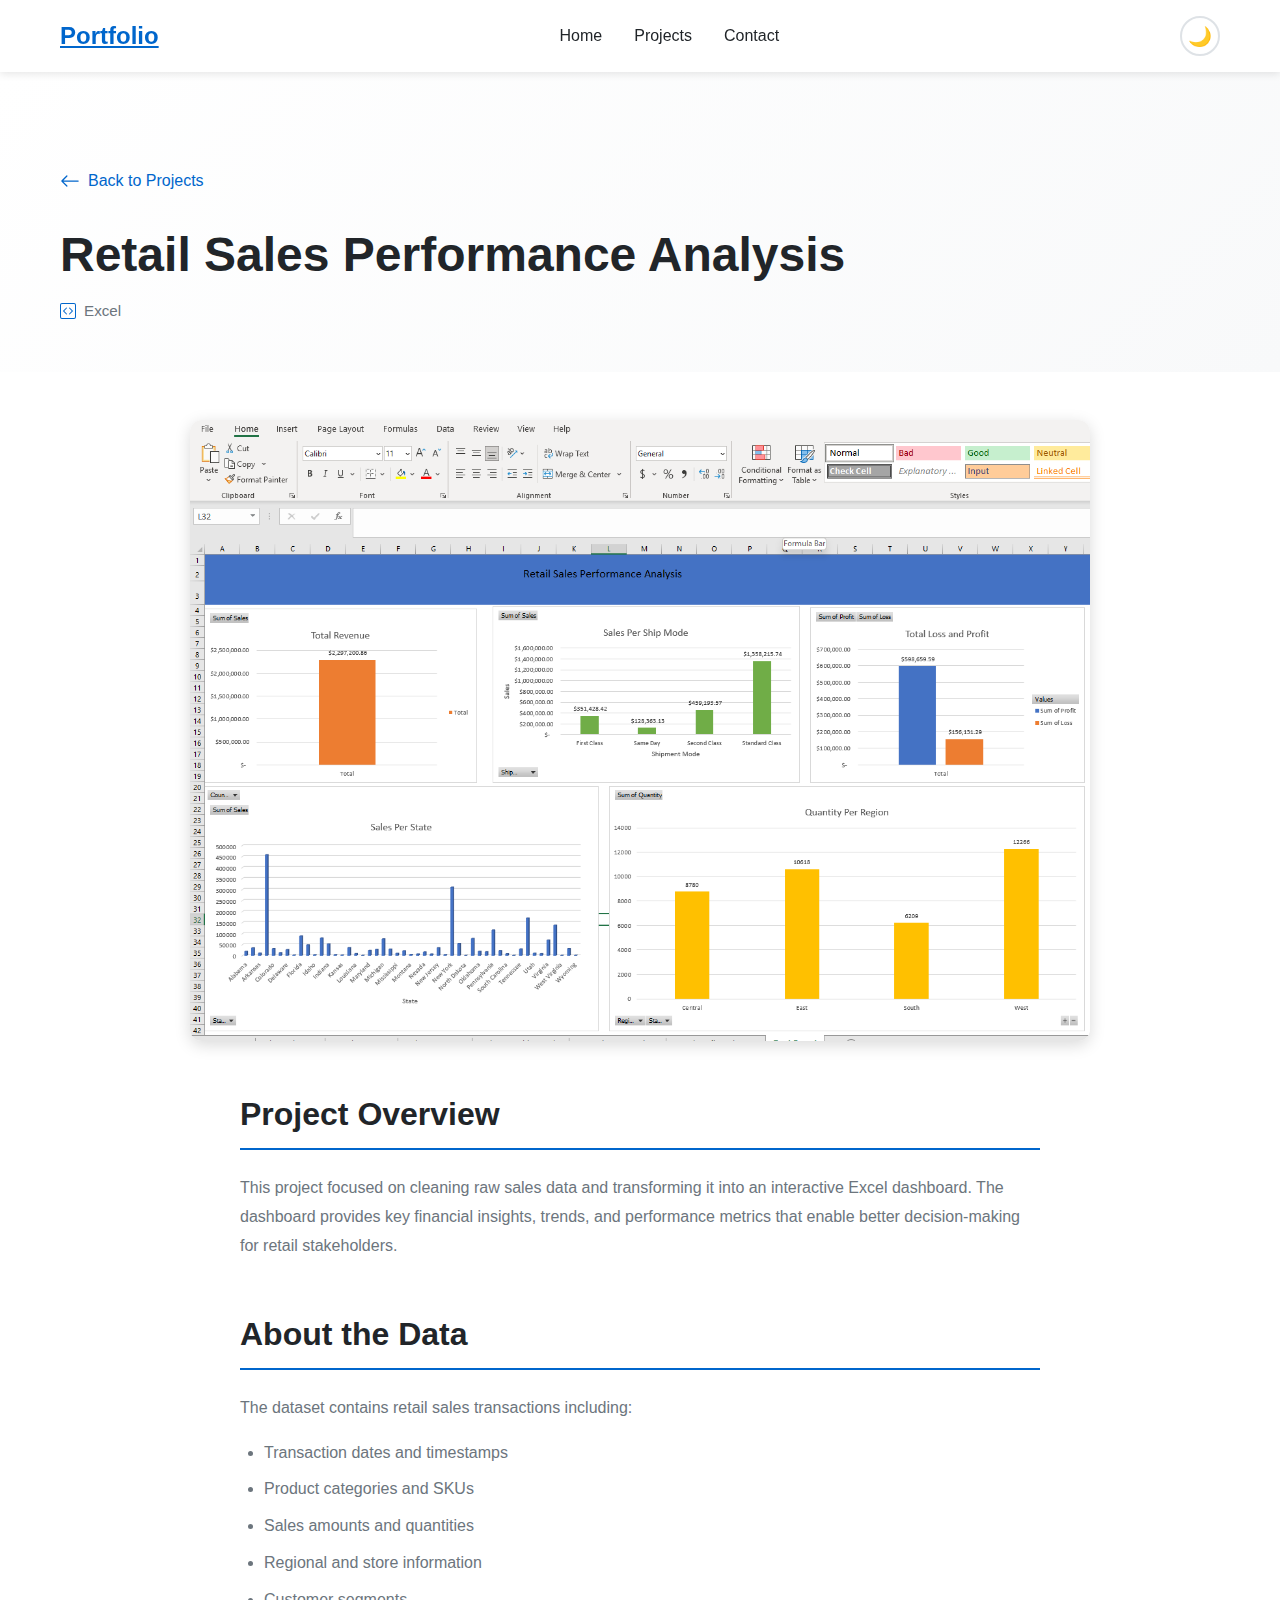
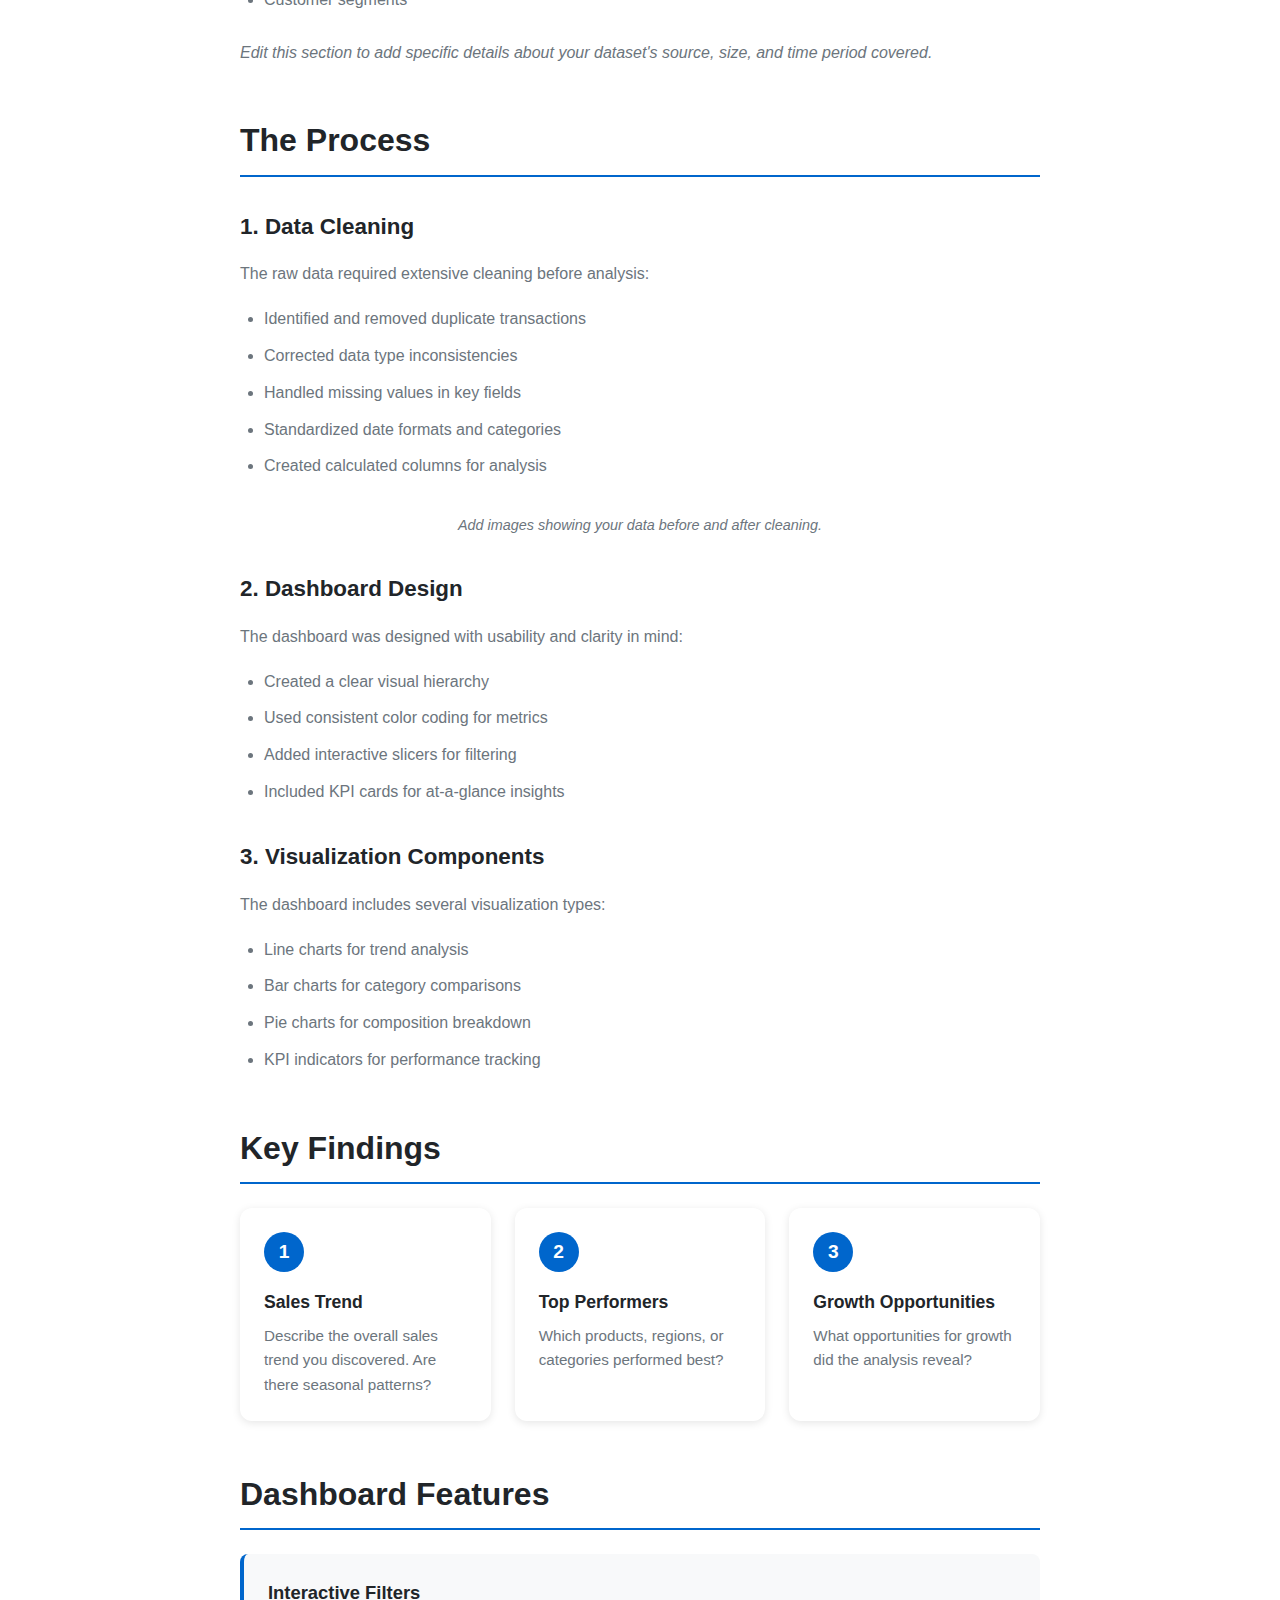
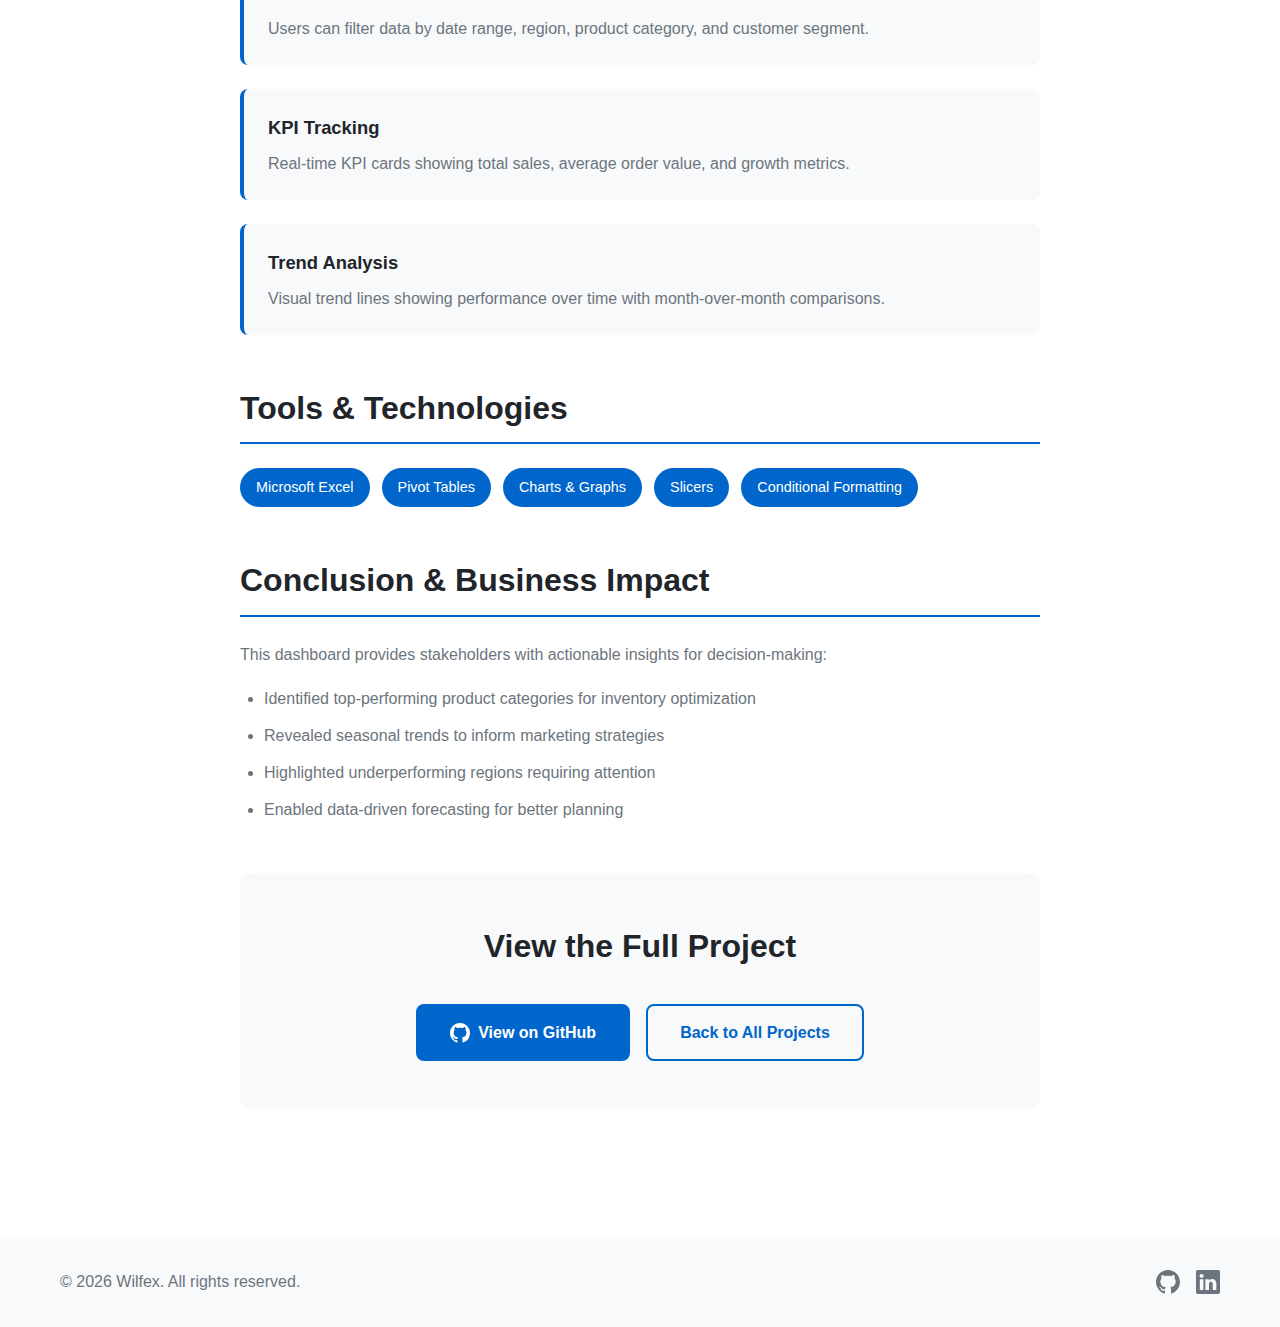
<file: projects/retail-sales-analysis.html>
<!DOCTYPE html>
<html lang="en">
<head>
    <meta charset="UTF-8">
    <meta name="viewport" content="width=device-width, initial-scale=1.0">
    <meta name="description" content="Retail Sales Performance Analysis - Interactive dashboard showcasing financial insights">
    <title>Retail Sales Performance Analysis | Wilfex Portfolio</title>
    <link rel="stylesheet" href="../styles.css">
</head>
<body>
    <!-- Navigation -->
    <nav class="navbar" id="navbar">
        <div class="container">
            <a href="../index.html" class="nav-brand">Portfolio</a>
            <ul class="nav-menu">
                <li><a href="../index.html" class="nav-link">Home</a></li>
                <li><a href="../index.html#projects" class="nav-link">Projects</a></li>
                <li><a href="../index.html#contact" class="nav-link">Contact</a></li>
            </ul>
            <button class="theme-toggle" id="themeToggle" aria-label="Toggle dark mode">
                <span class="theme-icon">🌙</span>
            </button>
        </div>
    </nav>

    <!-- Project Hero -->
    <section class="project-hero">
        <div class="container">
            <a href="../index.html#projects" class="back-link">
                <svg width="20" height="20" fill="currentColor" viewBox="0 0 16 16">
                    <path fill-rule="evenodd" d="M15 8a.5.5 0 0 0-.5-.5H2.707l3.147-3.146a.5.5 0 1 0-.708-.708l-4 4a.5.5 0 0 0 0 .708l4 4a.5.5 0 0 0 .708-.708L2.707 8.5H14.5A.5.5 0 0 0 15 8z"/>
                </svg>
                Back to Projects
            </a>
            <h1 class="project-hero-title">Retail Sales Performance Analysis</h1>
            <div class="project-meta">
                <span class="project-meta-item">
                    <svg width="16" height="16" fill="currentColor" viewBox="0 0 16 16">
                        <path d="M14 1a1 1 0 0 1 1 1v12a1 1 0 0 1-1 1H2a1 1 0 0 1-1-1V2a1 1 0 0 1 1-1h12zM2 0a2 2 0 0 0-2 2v12a2 2 0 0 0 2 2h12a2 2 0 0 0 2-2V2a2 2 0 0 0-2-2H2z"/>
                        <path d="M6.854 4.646a.5.5 0 0 1 0 .708L4.207 8l2.647 2.646a.5.5 0 0 1-.708.708l-3-3a.5.5 0 0 1 0-.708l3-3a.5.5 0 0 1 .708 0zm2.292 0a.5.5 0 0 0 0 .708L11.793 8l-2.647 2.646a.5.5 0 0 0 .708.708l3-3a.5.5 0 0 0 0-.708l-3-3a.5.5 0 0 0-.708 0z"/>
                    </svg>
                    Excel
                </span>
            </div>
        </div>
    </section>

    <!-- Project Content -->
    <article class="project-content">
        <div class="container">
            <!-- Featured Image -->
            <div class="project-featured-image">
                <img src="../images/Dashboard.png" alt="Retail Sales Dashboard">
            </div>

            <!-- Overview Section -->
            <section class="content-section">
                <h2>Project Overview</h2>
                <p>
                    This project focused on cleaning raw sales data and transforming it into an interactive 
                    Excel dashboard. The dashboard provides key financial insights, trends, and performance 
                    metrics that enable better decision-making for retail stakeholders.
                </p>
            </section>

            <!-- About the Data Section -->
            <section class="content-section">
                <h2>About the Data</h2>
                <p>
                    The dataset contains retail sales transactions including:
                </p>
                <ul class="content-list">
                    <li>Transaction dates and timestamps</li>
                    <li>Product categories and SKUs</li>
                    <li>Sales amounts and quantities</li>
                    <li>Regional and store information</li>
                    <li>Customer segments</li>
                </ul>
                <p>
                    <em>Edit this section to add specific details about your dataset's source, size, and time period covered.</em>
                </p>
            </section>

            <!-- Process Section -->
            <section class="content-section">
                <h2>The Process</h2>
                
                <h3>1. Data Cleaning</h3>
                <p>
                    The raw data required extensive cleaning before analysis:
                </p>
                <ul class="content-list">
                    <li>Identified and removed duplicate transactions</li>
                    <li>Corrected data type inconsistencies</li>
                    <li>Handled missing values in key fields</li>
                    <li>Standardized date formats and categories</li>
                    <li>Created calculated columns for analysis</li>
                </ul>

                <!-- You can add before/after images here -->
                <div class="content-image">
                    <!-- <img src="../images/data-cleaning-before-after.png" alt="Data Cleaning Process"> -->
                    <p class="image-caption">Add images showing your data before and after cleaning.</p>
                </div>

                <h3>2. Dashboard Design</h3>
                <p>
                    The dashboard was designed with usability and clarity in mind:
                </p>
                <ul class="content-list">
                    <li>Created a clear visual hierarchy</li>
                    <li>Used consistent color coding for metrics</li>
                    <li>Added interactive slicers for filtering</li>
                    <li>Included KPI cards for at-a-glance insights</li>
                </ul>

                <h3>3. Visualization Components</h3>
                <p>
                    The dashboard includes several visualization types:
                </p>
                <ul class="content-list">
                    <li>Line charts for trend analysis</li>
                    <li>Bar charts for category comparisons</li>
                    <li>Pie charts for composition breakdown</li>
                    <li>KPI indicators for performance tracking</li>
                </ul>
            </section>

            <!-- Key Findings Section -->
            <section class="content-section">
                <h2>Key Findings</h2>
                <div class="findings-grid">
                    <div class="finding-card">
                        <div class="finding-number">1</div>
                        <h4>Sales Trend</h4>
                        <p>Describe the overall sales trend you discovered. Are there seasonal patterns?</p>
                    </div>
                    <div class="finding-card">
                        <div class="finding-number">2</div>
                        <h4>Top Performers</h4>
                        <p>Which products, regions, or categories performed best?</p>
                    </div>
                    <div class="finding-card">
                        <div class="finding-number">3</div>
                        <h4>Growth Opportunities</h4>
                        <p>What opportunities for growth did the analysis reveal?</p>
                    </div>
                </div>
            </section>

            <!-- Dashboard Features Section -->
            <section class="content-section">
                <h2>Dashboard Features</h2>
                <div class="features-list">
                    <div class="feature-item">
                        <h4>Interactive Filters</h4>
                        <p>Users can filter data by date range, region, product category, and customer segment.</p>
                    </div>
                    <div class="feature-item">
                        <h4>KPI Tracking</h4>
                        <p>Real-time KPI cards showing total sales, average order value, and growth metrics.</p>
                    </div>
                    <div class="feature-item">
                        <h4>Trend Analysis</h4>
                        <p>Visual trend lines showing performance over time with month-over-month comparisons.</p>
                    </div>
                </div>
            </section>

            <!-- Tools & Technologies Section -->
            <section class="content-section">
                <h2>Tools & Technologies</h2>
                <div class="tools-used">
                    <span class="tool-badge">Microsoft Excel</span>
                    <span class="tool-badge">Pivot Tables</span>
                    <span class="tool-badge">Charts & Graphs</span>
                    <span class="tool-badge">Slicers</span>
                    <span class="tool-badge">Conditional Formatting</span>
                </div>
            </section>

            <!-- Conclusion Section -->
            <section class="content-section">
                <h2>Conclusion & Business Impact</h2>
                <p>
                    This dashboard provides stakeholders with actionable insights for decision-making:
                </p>
                <ul class="content-list">
                    <li>Identified top-performing product categories for inventory optimization</li>
                    <li>Revealed seasonal trends to inform marketing strategies</li>
                    <li>Highlighted underperforming regions requiring attention</li>
                    <li>Enabled data-driven forecasting for better planning</li>
                </ul>
            </section>

            <!-- Project Links -->
            <section class="content-section project-cta">
                <h2>View the Full Project</h2>
                <div class="cta-buttons">
                    <a href="https://github.com/wilfex81/Sales-Revenue-Analysis?tab=readme-ov-file#dashboard" class="btn btn-primary" target="_blank" rel="noopener noreferrer">
                        <svg width="20" height="20" fill="currentColor" viewBox="0 0 16 16">
                            <path d="M8 0C3.58 0 0 3.58 0 8c0 3.54 2.29 6.53 5.47 7.59.4.07.55-.17.55-.38 0-.19-.01-.82-.01-1.49-2.01.37-2.53-.49-2.69-.94-.09-.23-.48-.94-.82-1.13-.28-.15-.68-.52-.01-.53.63-.01 1.08.58 1.23.82.72 1.21 1.87.87 2.33.66.07-.52.28-.87.51-1.07-1.78-.2-3.64-.89-3.64-3.95 0-.87.31-1.59.82-2.15-.08-.2-.36-1.02.08-2.12 0 0 .67-.21 2.2.82.64-.18 1.32-.27 2-.27.68 0 1.36.09 2 .27 1.53-1.04 2.2-.82 2.2-.82.44 1.1.16 1.92.08 2.12.51.56.82 1.27.82 2.15 0 3.07-1.87 3.75-3.65 3.95.29.25.54.73.54 1.48 0 1.07-.01 1.93-.01 2.2 0 .21.15.46.55.38A8.012 8.012 0 0 0 16 8c0-4.42-3.58-8-8-8z"/>
                        </svg>
                        View on GitHub
                    </a>
                    <a href="../index.html#projects" class="btn btn-secondary">
                        Back to All Projects
                    </a>
                </div>
            </section>
        </div>
    </article>

    <!-- Footer -->
    <footer class="footer">
        <div class="container">
            <div class="footer-content">
                <p>&copy; 2026 Wilfex. All rights reserved.</p>
                <div class="social-links">
                    <a href="https://github.com/wilfex81" class="social-link" target="_blank" rel="noopener noreferrer" aria-label="GitHub">
                        <svg width="24" height="24" fill="currentColor" viewBox="0 0 16 16">
                            <path d="M8 0C3.58 0 0 3.58 0 8c0 3.54 2.29 6.53 5.47 7.59.4.07.55-.17.55-.38 0-.19-.01-.82-.01-1.49-2.01.37-2.53-.49-2.69-.94-.09-.23-.48-.94-.82-1.13-.28-.15-.68-.52-.01-.53.63-.01 1.08.58 1.23.82.72 1.21 1.87.87 2.33.66.07-.52.28-.87.51-1.07-1.78-.2-3.64-.89-3.64-3.95 0-.87.31-1.59.82-2.15-.08-.2-.36-1.02.08-2.12 0 0 .67-.21 2.2.82.64-.18 1.32-.27 2-.27.68 0 1.36.09 2 .27 1.53-1.04 2.2-.82 2.2-.82.44 1.1.16 1.92.08 2.12.51.56.82 1.27.82 2.15 0 3.07-1.87 3.75-3.65 3.95.29.25.54.73.54 1.48 0 1.07-.01 1.93-.01 2.2 0 .21.15.46.55.38A8.012 8.012 0 0 0 16 8c0-4.42-3.58-8-8-8z"/>
                        </svg>
                    </a>
                    <a href="https://linkedin.com/in/wilfex81" class="social-link" target="_blank" rel="noopener noreferrer" aria-label="LinkedIn">
                        <svg width="24" height="24" fill="currentColor" viewBox="0 0 16 16">
                            <path d="M0 1.146C0 .513.526 0 1.175 0h13.65C15.474 0 16 .513 16 1.146v13.708c0 .633-.526 1.146-1.175 1.146H1.175C.526 16 0 15.487 0 14.854V1.146zm4.943 12.248V6.169H2.542v7.225h2.401zm-1.2-8.212c.837 0 1.358-.554 1.358-1.248-.015-.709-.52-1.248-1.342-1.248-.822 0-1.359.54-1.359 1.248 0 .694.521 1.248 1.327 1.248h.016zm4.908 8.212V9.359c0-.216.016-.432.08-.586.173-.431.568-.878 1.232-.878.869 0 1.216.662 1.216 1.634v3.865h2.401V9.25c0-2.22-1.184-3.252-2.764-3.252-1.274 0-1.845.7-2.165 1.193v.025h-.016a5.54 5.54 0 0 1 .016-.025V6.169h-2.4c.03.678 0 7.225 0 7.225h2.4z"/>
                        </svg>
                    </a>
                </div>
            </div>
        </div>
    </footer>

    <script src="../script.js"></script>
</body>
</html>
</file>
<file: styles.css>
/* CSS Variables for Light/Dark Mode */
:root {
    --bg-primary: #ffffff;
    --bg-secondary: #f8f9fa;
    --bg-card: #ffffff;
    --text-primary: #212529;
    --text-secondary: #6c757d;
    --accent-primary: #0066cc;
    --accent-hover: #0052a3;
    --border-color: #dee2e6;
    --shadow: 0 2px 8px rgba(0, 0, 0, 0.1);
    --shadow-hover: 0 4px 16px rgba(0, 0, 0, 0.15);
    --nav-bg: rgba(255, 255, 255, 0.95);
}

[data-theme="dark"] {
    --bg-primary: #1a1a1a;
    --bg-secondary: #2d2d2d;
    --bg-card: #2d2d2d;
    --text-primary: #f8f9fa;
    --text-secondary: #adb5bd;
    --accent-primary: #4da6ff;
    --accent-hover: #66b3ff;
    --border-color: #495057;
    --shadow: 0 2px 8px rgba(0, 0, 0, 0.3);
    --shadow-hover: 0 4px 16px rgba(0, 0, 0, 0.4);
    --nav-bg: rgba(26, 26, 26, 0.95);
}

/* Reset and Base Styles */
* {
    margin: 0;
    padding: 0;
    box-sizing: border-box;
}

html {
    scroll-behavior: smooth;
}

body {
    font-family: -apple-system, BlinkMacSystemFont, 'Segoe UI', Roboto, 'Helvetica Neue', Arial, sans-serif;
    line-height: 1.6;
    color: var(--text-primary);
    background-color: var(--bg-primary);
    transition: background-color 0.3s ease, color 0.3s ease;
}

.container {
    max-width: 1200px;
    margin: 0 auto;
    padding: 0 20px;
}

/* Navigation */
.navbar {
    position: sticky;
    top: 0;
    z-index: 1000;
    background-color: var(--nav-bg);
    backdrop-filter: blur(10px);
    box-shadow: var(--shadow);
    transition: background-color 0.3s ease;
}

.navbar .container {
    display: flex;
    justify-content: space-between;
    align-items: center;
    padding: 1rem 20px;
}

.nav-brand {
    font-size: 1.5rem;
    font-weight: 700;
    color: var(--accent-primary);
}

.nav-menu {
    display: flex;
    list-style: none;
    gap: 2rem;
    align-items: center;
}

.nav-link {
    color: var(--text-primary);
    text-decoration: none;
    font-weight: 500;
    transition: color 0.3s ease;
}

.nav-link:hover {
    color: var(--accent-primary);
}

.theme-toggle {
    background: none;
    border: 2px solid var(--border-color);
    border-radius: 50%;
    width: 40px;
    height: 40px;
    cursor: pointer;
    display: flex;
    align-items: center;
    justify-content: center;
    font-size: 1.2rem;
    transition: transform 0.3s ease, border-color 0.3s ease;
}

.theme-toggle:hover {
    transform: scale(1.1);
    border-color: var(--accent-primary);
}

/* Hero Section */
.hero {
    min-height: 100vh;
    display: flex;
    align-items: center;
    background: linear-gradient(135deg, var(--bg-primary) 0%, var(--bg-secondary) 100%);
    padding: 4rem 0;
}

.hero-content {
    max-width: 800px;
    margin: 0 auto;
    text-align: center;
}

.hero-title {
    font-size: 3.5rem;
    font-weight: 700;
    margin-bottom: 0.5rem;
    line-height: 1.2;
}

.highlight {
    color: var(--accent-primary);
}

.hero-tagline {
    font-size: 2rem;
    color: var(--text-secondary);
    margin-bottom: 1.5rem;
    font-weight: 500;
}

.hero-intro {
    font-size: 1.2rem;
    color: var(--text-secondary);
    margin-bottom: 2.5rem;
    line-height: 1.8;
}

.hero-buttons {
    display: flex;
    gap: 1rem;
    justify-content: center;
    flex-wrap: wrap;
}

.btn {
    padding: 0.875rem 2rem;
    border-radius: 8px;
    text-decoration: none;
    font-weight: 600;
    font-size: 1rem;
    transition: all 0.3s ease;
    display: inline-block;
}

.btn-primary {
    background-color: var(--accent-primary);
    color: white;
    border: 2px solid var(--accent-primary);
}

.btn-primary:hover {
    background-color: var(--accent-hover);
    transform: translateY(-2px);
    box-shadow: var(--shadow-hover);
}

.btn-secondary {
    background-color: transparent;
    color: var(--accent-primary);
    border: 2px solid var(--accent-primary);
}

.btn-secondary:hover {
    background-color: var(--accent-primary);
    color: white;
    transform: translateY(-2px);
}

/* Projects Section */
.projects {
    padding: 5rem 0;
    background-color: var(--bg-secondary);
}

.section-title {
    text-align: center;
    font-size: 2.5rem;
    margin-bottom: 3rem;
    color: var(--text-primary);
}

.projects-grid {
    display: grid;
    grid-template-columns: repeat(auto-fit, minmax(320px, 1fr));
    gap: 2rem;
}

.project-card {
    background-color: var(--bg-card);
    border-radius: 12px;
    padding: 0;
    box-shadow: var(--shadow);
    transition: transform 0.3s ease, box-shadow 0.3s ease;
    display: flex;
    flex-direction: column;
    overflow: hidden;
}

.project-card:hover {
    transform: translateY(-5px);
    box-shadow: var(--shadow-hover);
}

.project-image {
    width: 100%;
    height: 200px;
    overflow: hidden;
    background-color: var(--bg-secondary);
}

.project-image img {
    width: 100%;
    height: 100%;
    object-fit: cover;
    transition: transform 0.3s ease;
}

.project-card:hover .project-image img {
    transform: scale(1.05);
}

.project-title {
    font-size: 1.5rem;
    margin-bottom: 1rem;
    margin-top: 0;
    padding: 1.5rem 2rem 0 2rem;
    color: var(--text-primary);
}

.project-description {
    color: var(--text-secondary);
    margin-bottom: 1.5rem;
    flex-grow: 1;
    padding: 0 2rem;
}

.project-tools {
    display: flex;
    flex-wrap: wrap;
    gap: 0.5rem;
    margin-bottom: 1.5rem;
    padding: 0 2rem;
}

.tool-tag {
    background-color: var(--bg-secondary);
    color: var(--text-secondary);
    padding: 0.375rem 0.75rem;
    border-radius: 20px;
    font-size: 0.875rem;
    font-weight: 500;
}

.project-links {
    display: flex;
    gap: 1rem;
    flex-wrap: wrap;
    padding: 0 2rem 2rem 2rem;
}

.project-link {
    display: flex;
    align-items: center;
    gap: 0.5rem;
    color: var(--accent-primary);
    text-decoration: none;
    font-weight: 600;
    transition: color 0.3s ease;
}

.project-link:hover {
    color: var(--accent-hover);
}

.project-link svg {
    width: 16px;
    height: 16px;
}

/* Contact Section */
.contact {
    padding: 5rem 0;
    background-color: var(--bg-primary);
}

.contact-intro {
    text-align: center;
    font-size: 1.2rem;
    color: var(--text-secondary);
    margin-bottom: 3rem;
    max-width: 600px;
    margin-left: auto;
    margin-right: auto;
}

.contact-methods {
    display: grid;
    grid-template-columns: repeat(auto-fit, minmax(250px, 1fr));
    gap: 2rem;
    max-width: 900px;
    margin: 0 auto;
}

.contact-card {
    background-color: var(--bg-card);
    border-radius: 12px;
    padding: 2.5rem 2rem;
    text-align: center;
    box-shadow: var(--shadow);
    transition: transform 0.3s ease, box-shadow 0.3s ease;
    text-decoration: none;
    color: var(--text-primary);
    display: block;
}

.contact-card:hover {
    transform: translateY(-5px);
    box-shadow: var(--shadow-hover);
}

.contact-icon {
    font-size: 3rem;
    margin-bottom: 1rem;
}

.contact-card h3 {
    font-size: 1.5rem;
    margin-bottom: 0.5rem;
    color: var(--text-primary);
}

.contact-card p {
    color: var(--text-secondary);
    font-size: 1rem;
}

/* Footer */
.footer {
    background-color: var(--bg-secondary);
    padding: 2rem 0;
}

.footer-content {
    display: flex;
    justify-content: space-between;
    align-items: center;
    flex-wrap: wrap;
    gap: 1rem;
}

.footer-content p {
    color: var(--text-secondary);
}

.social-links {
    display: flex;
    gap: 1rem;
}

.social-link {
    color: var(--text-secondary);
    transition: color 0.3s ease, transform 0.3s ease;
    display: flex;
    align-items: center;
}

.social-link:hover {
    color: var(--accent-primary);
    transform: translateY(-2px);
}

.social-link svg {
    width: 24px;
    height: 24px;
}

/* Responsive Design */
@media (max-width: 768px) {
    .nav-menu {
        gap: 1rem;
    }

    .hero-title {
        font-size: 2.5rem;
    }

    .hero-tagline {
        font-size: 1.5rem;
    }

    .hero-intro {
        font-size: 1rem;
    }

    .section-title {
        font-size: 2rem;
    }

    .projects-grid {
        grid-template-columns: 1fr;
    }

    .contact-methods {
        grid-template-columns: 1fr;
    }

    .footer-content {
        flex-direction: column;
        text-align: center;
    }
}

@media (max-width: 480px) {
    .navbar .container {
        padding: 0.75rem 15px;
    }

    .nav-menu {
        font-size: 0.9rem;
        gap: 0.75rem;
    }

    .nav-brand {
        font-size: 1.25rem;
    }

    .theme-toggle {
        width: 36px;
        height: 36px;
        font-size: 1rem;
    }

    .hero-title {
        font-size: 2rem;
    }

    .hero-tagline {
        font-size: 1.25rem;
    }

    .hero-buttons {
        flex-direction: column;
        width: 100%;
    }

    .btn {
        width: 100%;
        text-align: center;
    }

    .project-card {
        padding: 1.5rem;
    }

    .contact-card {
        padding: 2rem 1.5rem;
    }
}

/* ========================================
   Project Detail Page Styles
   ======================================== */

/* Project Hero Section */
.project-hero {
    padding: 6rem 0 3rem;
    background: linear-gradient(135deg, var(--bg-primary) 0%, var(--bg-secondary) 100%);
}

.back-link {
    display: inline-flex;
    align-items: center;
    gap: 0.5rem;
    color: var(--accent-primary);
    text-decoration: none;
    font-weight: 500;
    margin-bottom: 2rem;
    transition: color 0.3s ease;
}

.back-link:hover {
    color: var(--accent-hover);
}

.back-link svg {
    transition: transform 0.3s ease;
}

.back-link:hover svg {
    transform: translateX(-4px);
}

.project-hero-title {
    font-size: 3rem;
    font-weight: 700;
    color: var(--text-primary);
    margin-bottom: 0.5rem;
    line-height: 1.2;
}

.project-hero-subtitle {
    font-size: 1.5rem;
    color: var(--text-secondary);
    margin-bottom: 1.5rem;
}

.project-meta {
    display: flex;
    flex-wrap: wrap;
    gap: 1.5rem;
    margin-top: 1rem;
}

.project-meta-item {
    display: inline-flex;
    align-items: center;
    gap: 0.5rem;
    color: var(--text-secondary);
    font-size: 0.95rem;
}

.project-meta-item svg {
    color: var(--accent-primary);
}

/* Project Content */
.project-content {
    padding: 3rem 0 5rem;
    background-color: var(--bg-primary);
}

.project-featured-image {
    width: 100%;
    max-width: 900px;
    margin: 0 auto 3rem;
    border-radius: 12px;
    overflow: hidden;
    box-shadow: var(--shadow-hover);
}

.project-featured-image img {
    width: 100%;
    height: auto;
    display: block;
}

/* Content Sections */
.content-section {
    max-width: 800px;
    margin: 0 auto 3rem;
}

.content-section h2 {
    font-size: 2rem;
    color: var(--text-primary);
    margin-bottom: 1.5rem;
    padding-bottom: 0.5rem;
    border-bottom: 2px solid var(--accent-primary);
}

.content-section h3 {
    font-size: 1.4rem;
    color: var(--text-primary);
    margin: 2rem 0 1rem;
}

.content-section h4 {
    font-size: 1.15rem;
    color: var(--text-primary);
    margin: 1.5rem 0 0.75rem;
}

.content-section p {
    color: var(--text-secondary);
    line-height: 1.8;
    margin-bottom: 1rem;
}

.content-list {
    color: var(--text-secondary);
    line-height: 1.8;
    margin-bottom: 1.5rem;
    padding-left: 1.5rem;
}

.content-list li {
    margin-bottom: 0.5rem;
}

/* Content Images */
.content-image {
    margin: 2rem 0;
    text-align: center;
}

.content-image img {
    max-width: 100%;
    border-radius: 8px;
    box-shadow: var(--shadow);
}

.image-caption {
    font-size: 0.9rem;
    color: var(--text-secondary);
    font-style: italic;
    margin-top: 0.75rem;
}

/* Code Blocks */
.code-block {
    background-color: var(--bg-secondary);
    border-radius: 8px;
    padding: 1.5rem;
    margin: 1.5rem 0;
    overflow-x: auto;
}

.code-block pre {
    margin: 0;
}

.code-block code {
    font-family: 'Consolas', 'Monaco', 'Courier New', monospace;
    font-size: 0.9rem;
    color: var(--text-primary);
    line-height: 1.6;
}

/* Findings Grid */
.findings-grid {
    display: grid;
    grid-template-columns: repeat(auto-fit, minmax(250px, 1fr));
    gap: 1.5rem;
    margin-top: 1.5rem;
}

.finding-card {
    background-color: var(--bg-card);
    border-radius: 12px;
    padding: 1.5rem;
    box-shadow: var(--shadow);
    transition: transform 0.3s ease, box-shadow 0.3s ease;
}

.finding-card:hover {
    transform: translateY(-3px);
    box-shadow: var(--shadow-hover);
}

.finding-number {
    width: 40px;
    height: 40px;
    background-color: var(--accent-primary);
    color: white;
    border-radius: 50%;
    display: flex;
    align-items: center;
    justify-content: center;
    font-weight: 700;
    font-size: 1.2rem;
    margin-bottom: 1rem;
}

.finding-card h4 {
    color: var(--text-primary);
    margin: 0 0 0.5rem 0;
    font-size: 1.1rem;
}

.finding-card p {
    color: var(--text-secondary);
    font-size: 0.95rem;
    margin: 0;
    line-height: 1.6;
}

/* Techniques Grid */
.techniques-grid {
    display: grid;
    grid-template-columns: repeat(auto-fit, minmax(200px, 1fr));
    gap: 1rem;
    margin-top: 1.5rem;
}

.technique-card {
    background-color: var(--bg-secondary);
    border-radius: 8px;
    padding: 1.25rem;
}

.technique-card h4 {
    color: var(--text-primary);
    margin: 0 0 0.5rem 0;
    font-size: 1rem;
}

.technique-card p {
    color: var(--text-secondary);
    font-size: 0.9rem;
    margin: 0;
    line-height: 1.5;
}

/* Features List */
.features-list {
    display: flex;
    flex-direction: column;
    gap: 1.5rem;
    margin-top: 1.5rem;
}

.feature-item {
    background-color: var(--bg-secondary);
    border-radius: 8px;
    padding: 1.5rem;
    border-left: 4px solid var(--accent-primary);
}

.feature-item h4 {
    color: var(--text-primary);
    margin: 0 0 0.5rem 0;
}

.feature-item p {
    color: var(--text-secondary);
    margin: 0;
    line-height: 1.6;
}

/* Tools Used */
.tools-used {
    display: flex;
    flex-wrap: wrap;
    gap: 0.75rem;
    margin-top: 1rem;
}

.tool-badge {
    background-color: var(--accent-primary);
    color: white;
    padding: 0.5rem 1rem;
    border-radius: 20px;
    font-size: 0.9rem;
    font-weight: 500;
}

/* Project CTA Section */
.project-cta {
    text-align: center;
    padding: 3rem;
    background-color: var(--bg-secondary);
    border-radius: 12px;
    margin-top: 3rem;
}

.project-cta h2 {
    border-bottom: none;
    margin-bottom: 1.5rem;
}

.cta-buttons {
    display: flex;
    justify-content: center;
    gap: 1rem;
    flex-wrap: wrap;
}

.cta-buttons .btn {
    display: inline-flex;
    align-items: center;
    gap: 0.5rem;
}

/* Project Page Responsive */
@media (max-width: 768px) {
    .project-hero {
        padding: 5rem 0 2rem;
    }

    .project-hero-title {
        font-size: 2.25rem;
    }

    .project-hero-subtitle {
        font-size: 1.25rem;
    }

    .content-section h2 {
        font-size: 1.75rem;
    }

    .findings-grid {
        grid-template-columns: 1fr;
    }

    .techniques-grid {
        grid-template-columns: 1fr 1fr;
    }

    .project-cta {
        padding: 2rem 1.5rem;
    }
}

@media (max-width: 480px) {
    .project-hero-title {
        font-size: 1.75rem;
    }

    .project-hero-subtitle {
        font-size: 1.1rem;
    }

    .content-section h2 {
        font-size: 1.5rem;
    }

    .content-section h3 {
        font-size: 1.2rem;
    }

    .techniques-grid {
        grid-template-columns: 1fr;
    }

    .cta-buttons {
        flex-direction: column;
    }

    .cta-buttons .btn {
        width: 100%;
        justify-content: center;
    }
}
</file>
